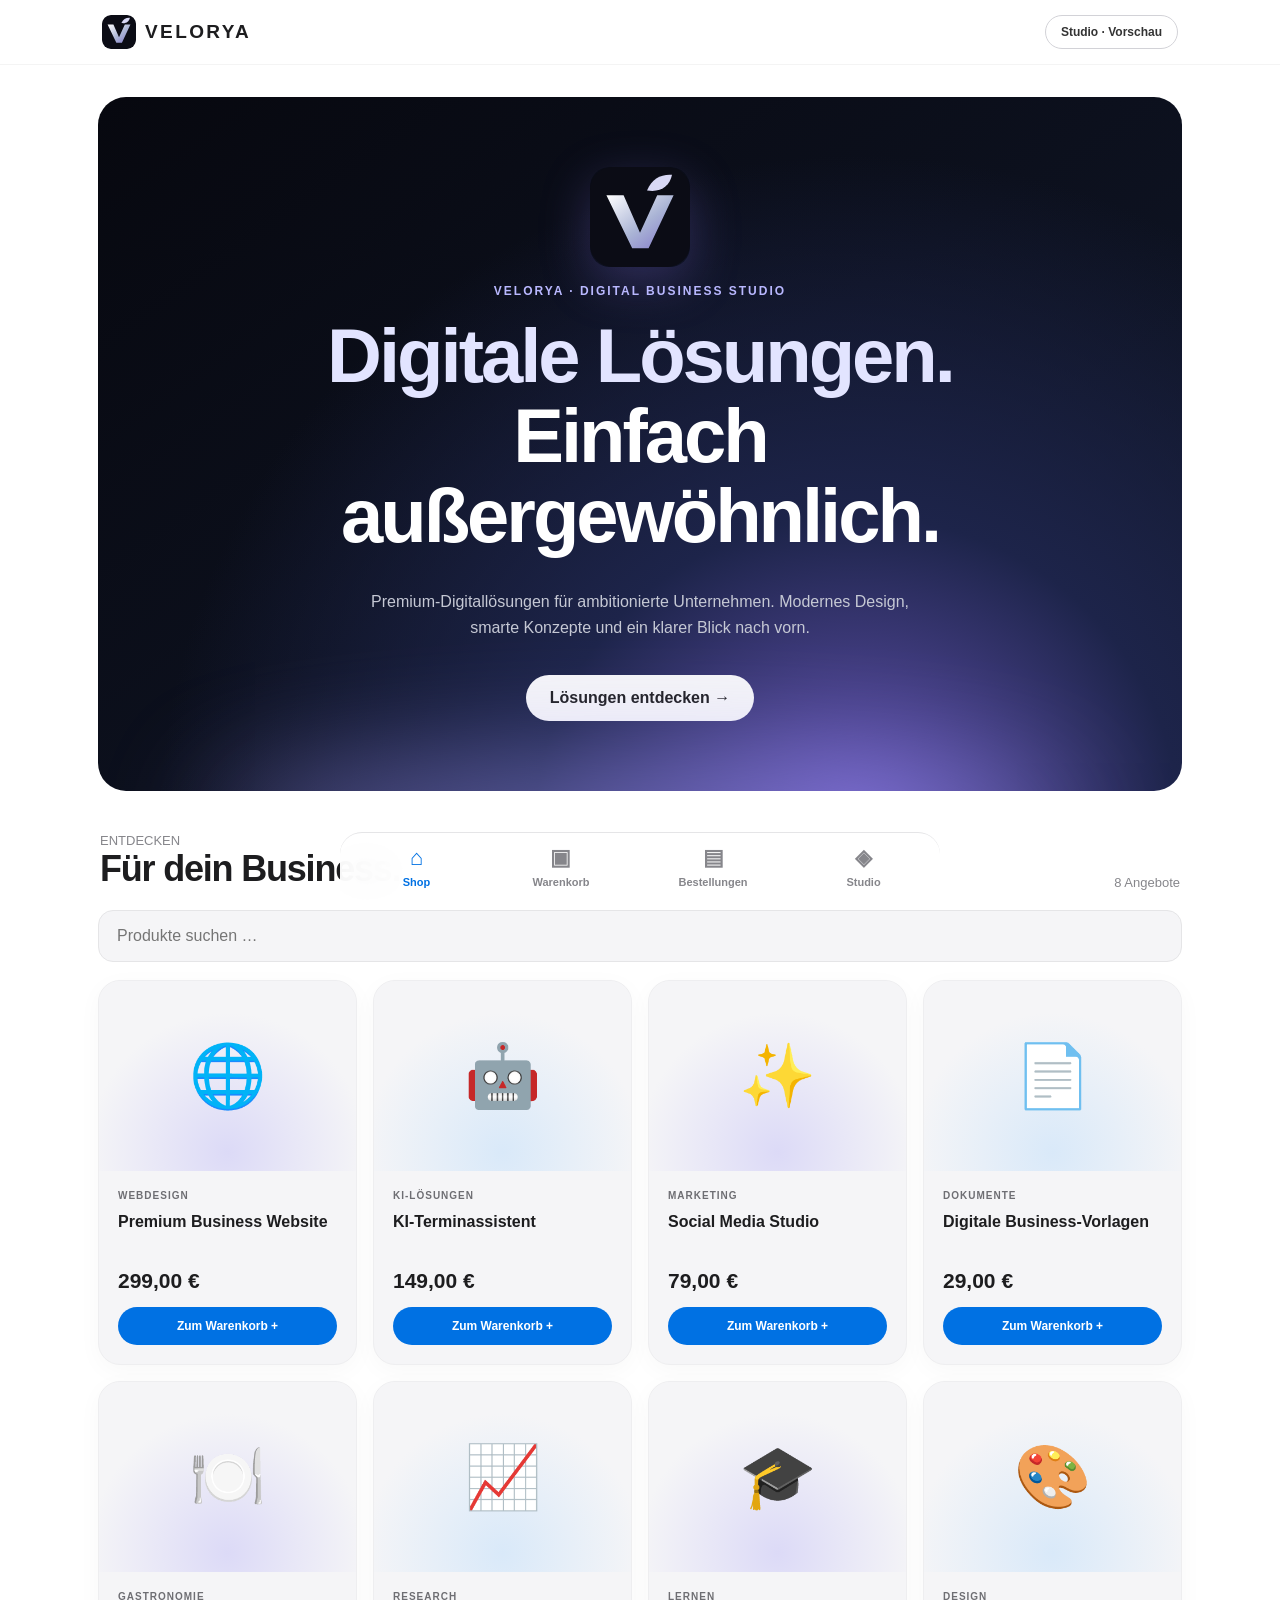
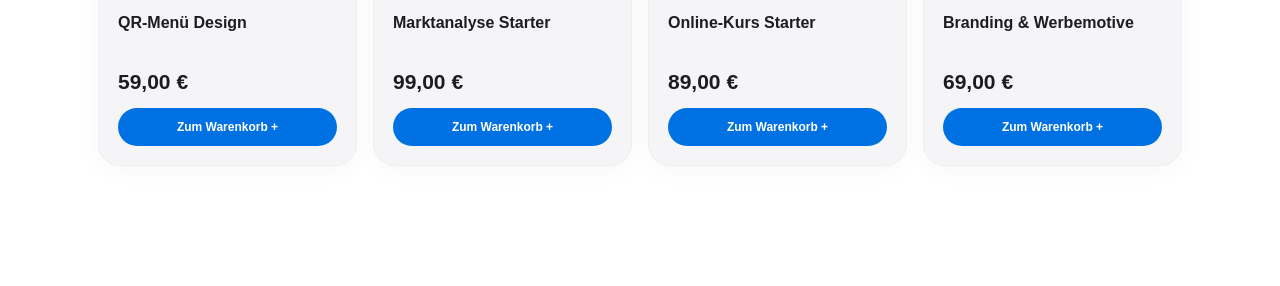
<file: index.html>
<!doctype html><html lang="de"><head><meta charset="utf-8"><meta name="viewport" content="width=device-width,initial-scale=1,viewport-fit=cover"><meta name="theme-color" content="#080c18"><meta name="apple-mobile-web-app-capable" content="yes"><meta name="apple-mobile-web-app-title" content="VELORYA"><link rel="manifest" href="manifest.webmanifest"><link rel="stylesheet" href="style.css"><title>VELORYA — Digital Business Studio</title></head><body><div id="app"></div><script src="app.js"></script></body></html>
</file>
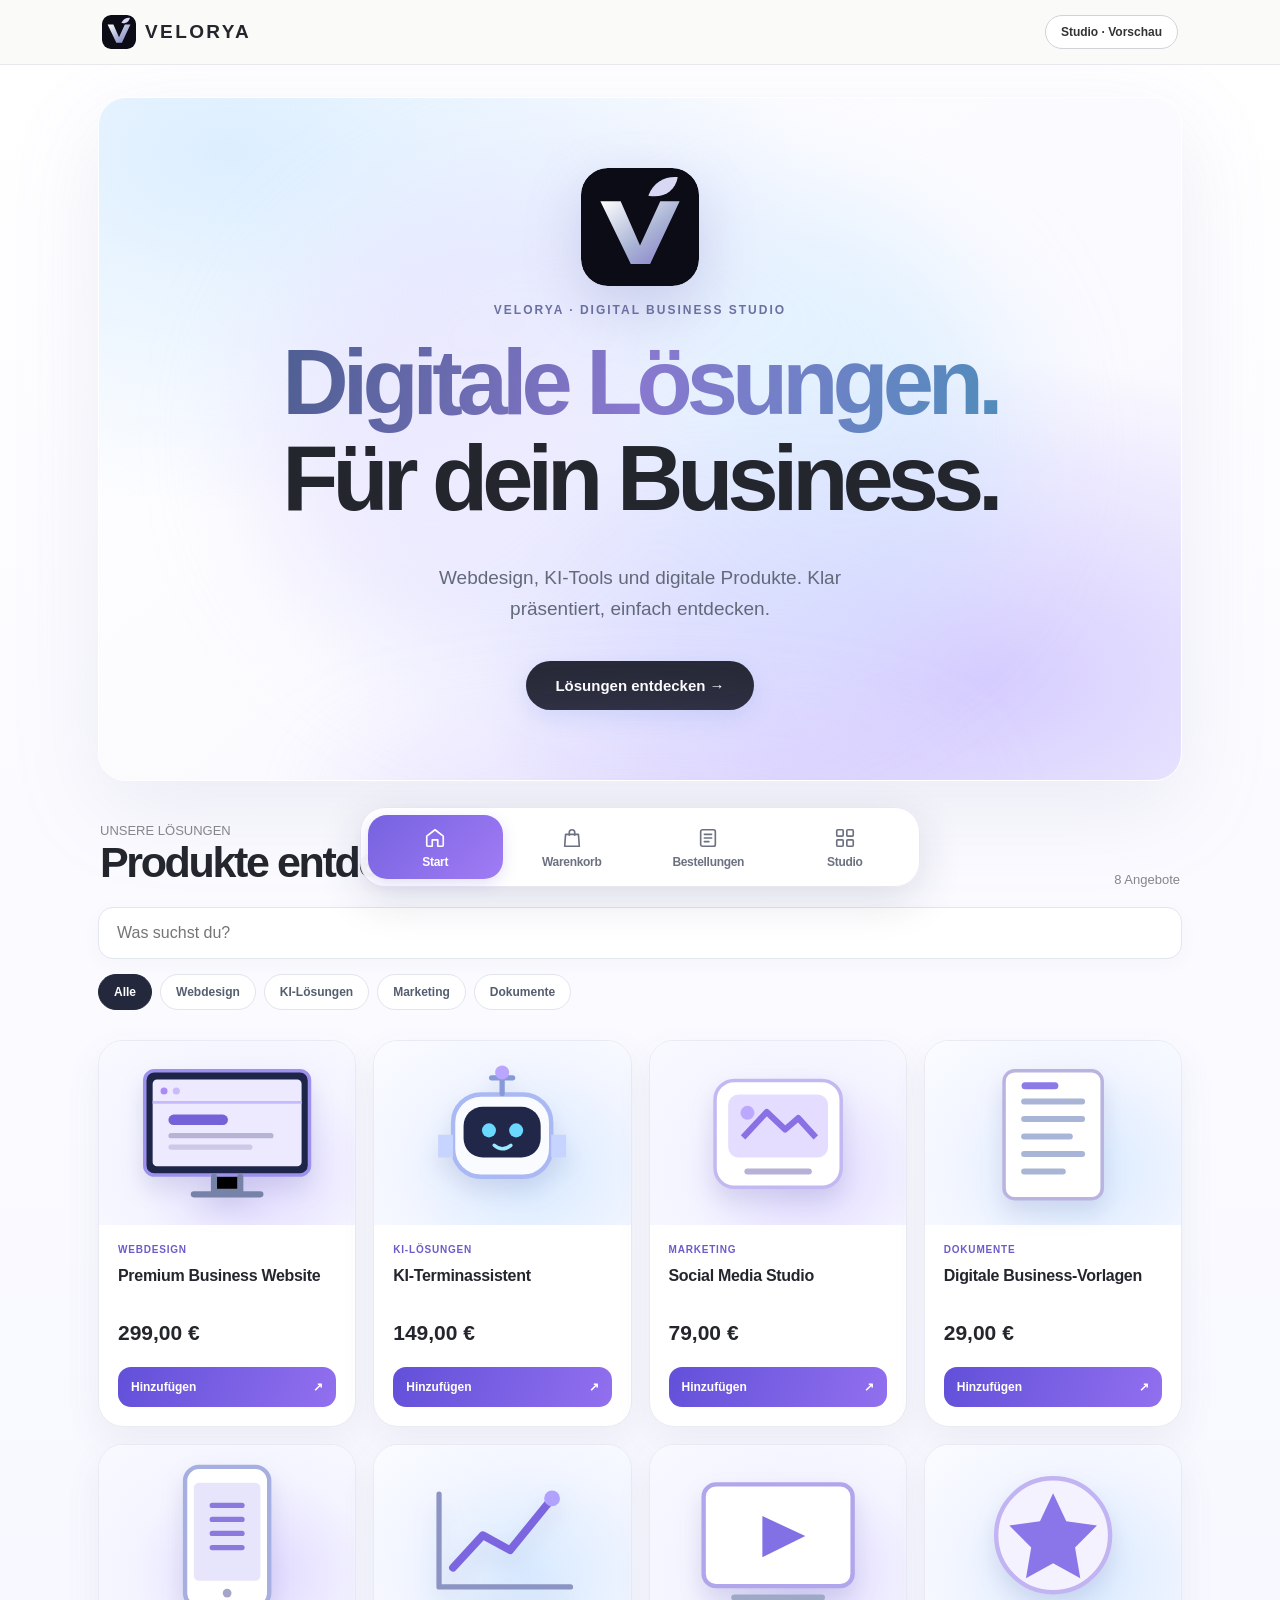
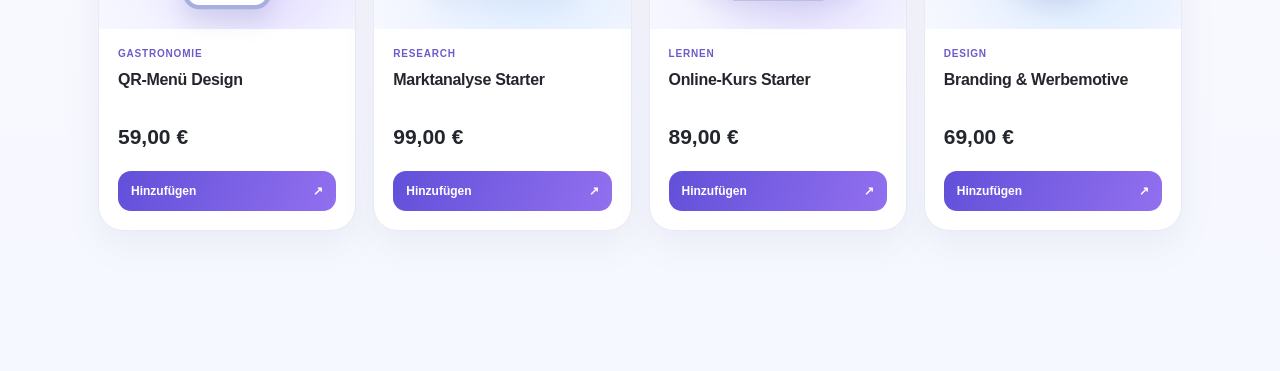
<file: preview/index.html>
<!doctype html><html lang="de"><head><meta charset="utf-8"><meta name="viewport" content="width=device-width,initial-scale=1,viewport-fit=cover"><meta name="theme-color" content="#080c18"><meta name="apple-mobile-web-app-capable" content="yes"><meta name="apple-mobile-web-app-title" content="VELORYA"><link rel="stylesheet" href="style.css"><title>VELORYA — Digital Business Studio</title></head><body><div id="app"></div><script src="app.js"></script></body></html>
</file>
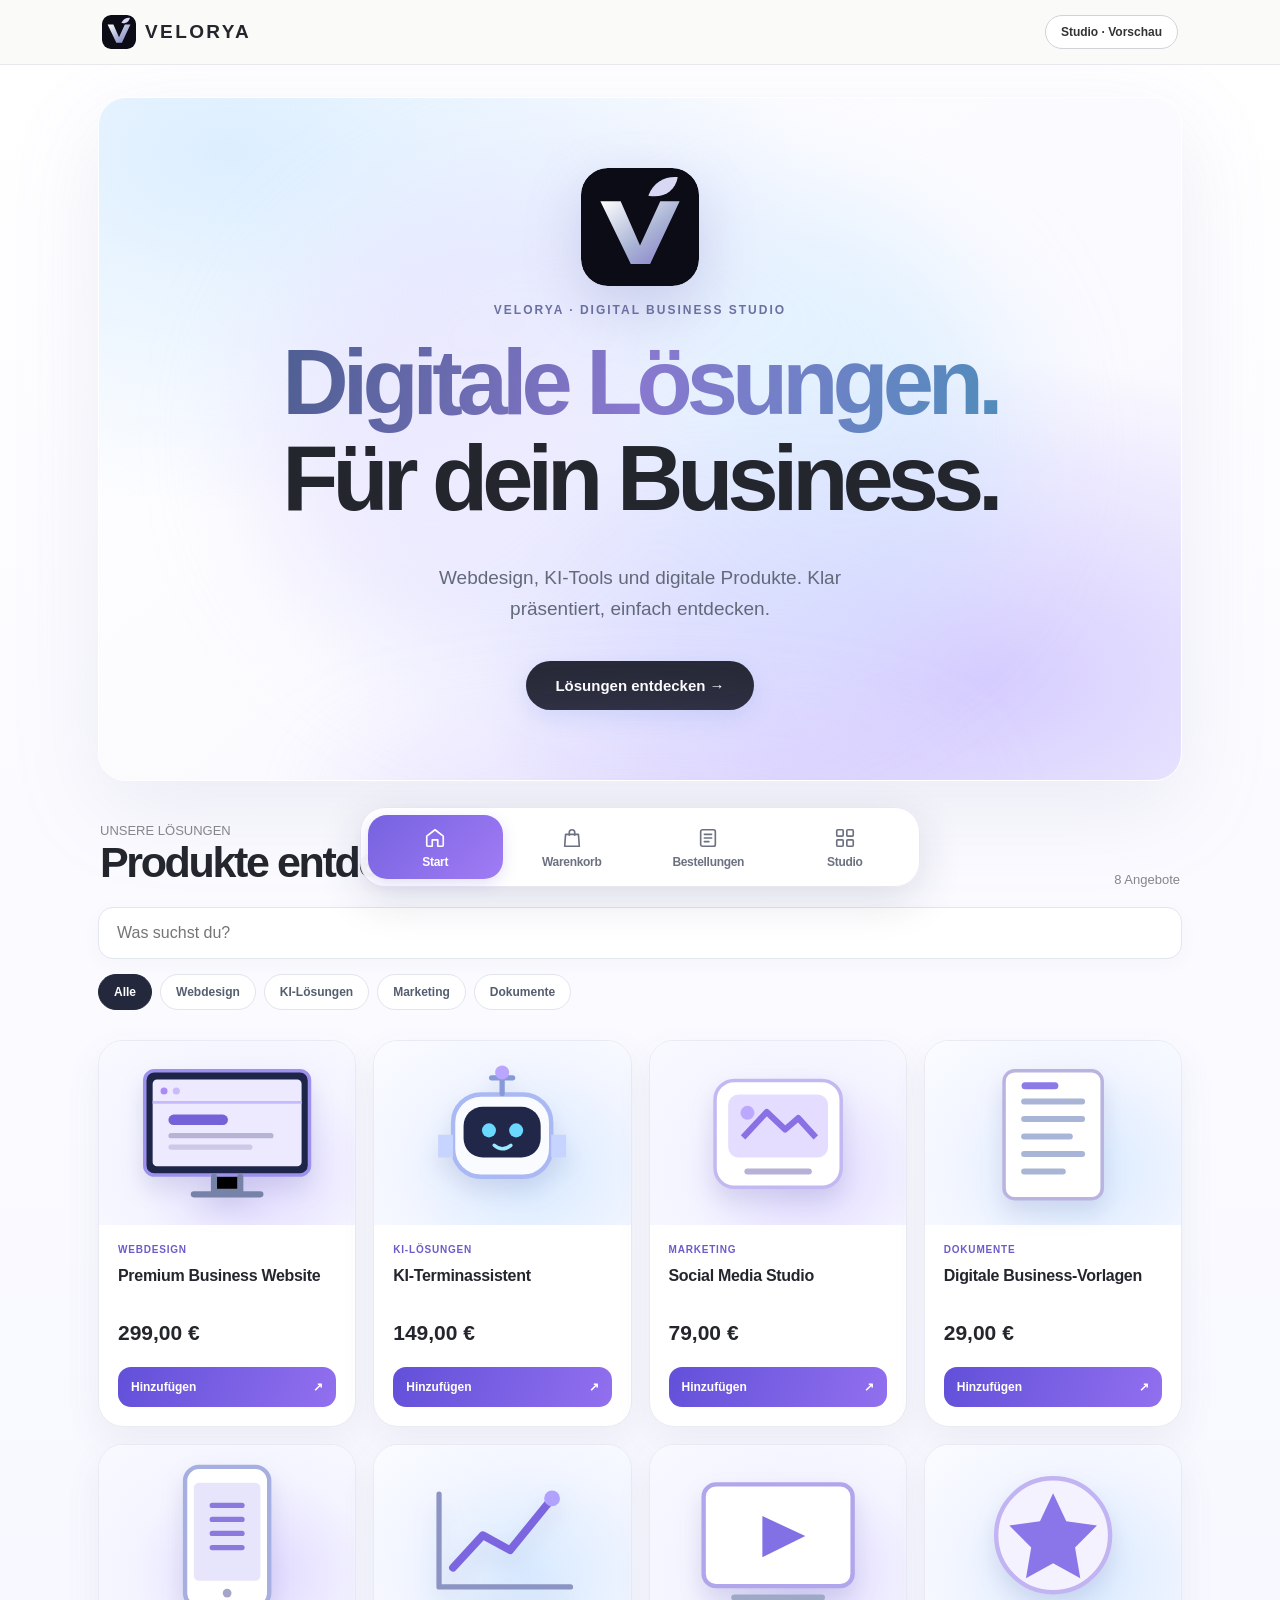
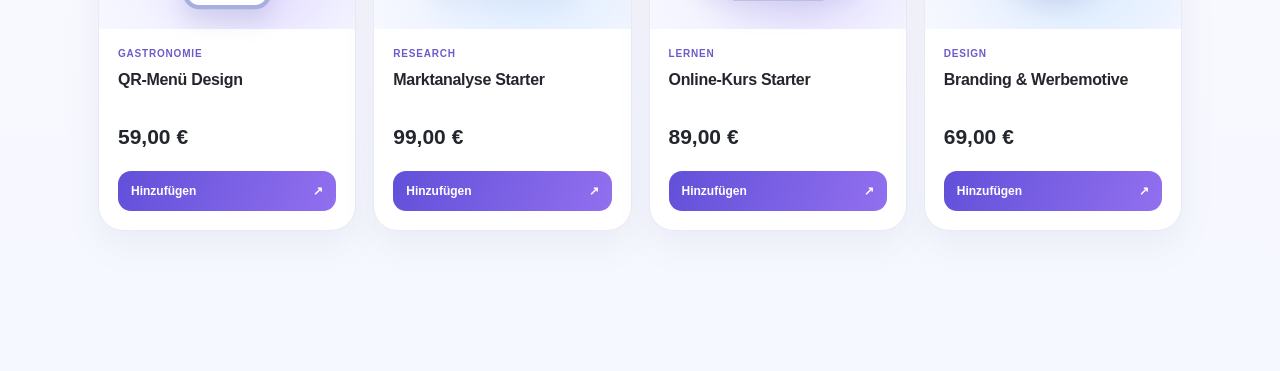
<file: velorya-clear/index.html>
<!doctype html><html lang="de"><head><meta charset="utf-8"><meta name="viewport" content="width=device-width,initial-scale=1,viewport-fit=cover"><meta name="theme-color" content="#fafaf8"><title>VELORYA — Produktdetails</title><style>:root{font-family:-apple-system,BlinkMacSystemFont,"SF Pro Display","Segoe UI",sans-serif;color:#1d1d1f;background:#fff}*{box-sizing:border-box}html{scroll-behavior:smooth}body{margin:0;background:#fff}button,input{font:inherit}button{cursor:pointer}header{position:sticky;top:0;background:#ffffffdc;backdrop-filter:saturate(180%) blur(20px);z-index:5;border-bottom:1px solid #0000000b}.top{max-width:1120px;margin:auto;padding:15px 22px;display:flex;align-items:center;justify-content:space-between}.brand{font-weight:750;font-size:19px;letter-spacing:2px}.brand b{color:#1d1d1f}.pill{border:1px solid #d2d2d7;background:#fff;color:#333;border-radius:100px;padding:9px 15px;font-size:12px;font-weight:650}main{max-width:1120px;margin:auto;padding:20px 18px 120px}.hero{position:relative;overflow:hidden;background:radial-gradient(ellipse at 70% 105%,#6655b6 0,#1d244a 30%,transparent 65%),linear-gradient(145deg,#07080f,#11182b);border-radius:28px;color:#fff;padding:60px 30px;margin:12px 0 42px;min-height:390px;display:flex;flex-direction:column;align-items:center;justify-content:center;text-align:center}.hero:after{content:"";position:absolute;width:80%;height:110px;bottom:-85px;border-radius:50%;background:#a49cff;filter:blur(60px);opacity:.55}.eyebrow{font-size:12px;letter-spacing:2px;font-weight:650;color:#b9b8ff}.hero h1{font-size:clamp(41px,7vw,76px);letter-spacing:-3px;line-height:1.05;margin:18px 0;max-width:780px;font-weight:750}.hero h1 em{font-style:normal;color:#e2e4ff}.hero p{color:#c5c8d4;max-width:540px;line-height:1.6;font-size:16px}.cta{background:#f5f5f7;color:#1d1d1f;border:0;padding:14px 24px;border-radius:100px;font-weight:650;width:max-content;margin-top:18px}.section{display:flex;align-items:end;justify-content:space-between;margin:32px 2px 20px}.section h2{font-size:clamp(25px,4vw,36px);letter-spacing:-1.2px;margin:0}.muted{color:#86868b;font-size:13px}.grid{display:grid;grid-template-columns:repeat(2,minmax(0,1fr));gap:16px}.product{background:#f5f5f7;border:1px solid #eeeef0;border-radius:22px;overflow:hidden;transition:transform .2s}.product:hover{transform:translateY(-3px)}.art{height:155px;display:grid;place-items:center;font-size:62px;background:radial-gradient(circle at 50% 90%,#dcdaf7,#f5f5f7 65%)}.product:nth-child(2n) .art{background:radial-gradient(circle at 50% 90%,#d9e9f9,#f5f5f7 65%)}.product .inside{padding:17px}.tag{color:#6e6e73;font-size:10px;font-weight:700;text-transform:uppercase;letter-spacing:1px}.product h3{font-size:16px;line-height:1.35;min-height:44px;margin:10px 0}.price{font-size:21px;font-weight:750;margin:14px 0}.buy{border:0;background:#0071e3;color:white;border-radius:100px;padding:12px;width:100%;font-size:12px;font-weight:650}.nav{position:fixed;bottom:0;left:0;right:0;background:#fffffff0;backdrop-filter:blur(20px);border-top:1px solid #e5e5e7;display:flex;justify-content:space-around;padding:11px 5px calc(11px + env(safe-area-inset-bottom));z-index:10}.nav button{border:0;background:transparent;color:#86868b;display:flex;flex-direction:column;align-items:center;gap:5px;font-size:11px;font-weight:650;min-width:66px}.nav button.active{color:#0071e3}.nav span{font-size:22px}.panel{background:#f5f5f7;border:1px solid #eee;border-radius:22px;padding:21px;margin-bottom:15px}.panel h2{margin:0 0 12px;font-size:22px}.statgrid{display:grid;grid-template-columns:1fr 1fr;gap:12px}.stat{background:#fff;padding:18px;border-radius:17px}.stat strong{display:block;font-size:25px;margin-top:12px}.stat small{color:#86868b}.notice{background:#fff7e8;border:1px solid #f1dda6;padding:15px;border-radius:15px;color:#795817;font-size:13px;line-height:1.6;margin:14px 0}.line{display:flex;justify-content:space-between;align-items:center;gap:10px;border-bottom:1px solid #dedee1;padding:15px 0}.line:last-child{border:0}.search{background:#f5f5f7;color:#1d1d1f;border:1px solid #e5e5e7;padding:16px 18px;border-radius:15px;width:100%;margin:0 0 18px;outline:none}.search:focus{border-color:#0071e3}.empty{text-align:center;color:#86868b;padding:45px 10px}.qty{background:#e5e5ea;padding:8px 12px;border-radius:10px;border:0}.checkout{background:#0071e3;color:#fff;border:0;padding:16px;border-radius:100px;width:100%;font-weight:700}.small{font-size:12px;color:#86868b;line-height:1.6}@media(min-width:700px){.grid{grid-template-columns:repeat(4,1fr)}.art{height:190px}.hero{padding:70px}.nav{max-width:600px;left:50%;transform:translateX(-50%);border-radius:22px 22px 0 0}}
.brand{display:flex;align-items:center;gap:9px;letter-spacing:2.4px}.brand img{border-radius:9px}.hero-mark{width:82px;height:82px;object-fit:contain;border-radius:20px;margin-bottom:17px;box-shadow:0 15px 50px #7665cc55}.hero{min-height:460px}.hero h1{font-weight:700}.product{box-shadow:0 6px 25px #11111108}.product .inside{padding:19px}.buy:hover,.checkout:hover{background:#005bb5}@media(min-width:700px){.hero-mark{width:100px;height:100px}}

/* VELORYA light porcelain palette */
:root{color:#24262d;background:#fafaf8}body{background:#fafaf8}header{background:#fafaf8e8;border-bottom-color:#e7e8ed}.hero{background:radial-gradient(ellipse at 85% 88%,#dcd5f5 0%,transparent 47%),radial-gradient(ellipse at 10% 0%,#e5e9f5,transparent 58%),linear-gradient(135deg,#f8f9fc,#eef1f8);color:#24262d;border:1px solid #e7e9f0;box-shadow:0 14px 45px #4050700c}.hero:after{background:#b5a5eb;opacity:.2}.hero h1 em{color:#4a5c90}.hero p{color:#626979}.eyebrow{color:#6b70a0}.cta{background:#4778d8;color:white;box-shadow:0 8px 22px #4778d822}.product{background:#f0f2f5;border-color:#e9ebf0}.art{background:radial-gradient(circle at 50% 85%,#dcd5f5,#f0f2f5 70%)}.product:nth-child(2n) .art{background:radial-gradient(circle at 50% 85%,#dce8f9,#f0f2f5 70%)}.buy,.checkout{background:#4778d8}.buy:hover,.checkout:hover{background:#3262bf}.search,.panel{background:#f0f2f5}.nav{background:#fafaf8f0}.nav button.active{color:#4778d8}.hero-mark{box-shadow:0 12px 32px #7e8bb522}

/* VELORYA cinematic light experience */
body{background:linear-gradient(180deg,#fff 0%,#fafaff 52%,#f6f8ff 100%)}
.hero{min-height:580px;isolation:isolate;background:radial-gradient(ellipse 65% 65% at 82% 85%,#c6b9ffb0 0%,transparent 72%),radial-gradient(ellipse 70% 70% at 12% 8%,#dceeff 0%,transparent 75%),linear-gradient(140deg,#fff,#f7f7ff);box-shadow:0 28px 90px #8184b122;border:1px solid #fff;position:relative}
.hero:before{content:"";position:absolute;inset:9% 15%;border-radius:50%;background:conic-gradient(from 180deg,#c2caff55,#e6ddff88,#c7e8ff77,#c2caff55);filter:blur(55px);animation:aurora 14s ease-in-out infinite alternate;z-index:-1}
.hero:after{content:"";width:58%;height:140px;bottom:-96px;left:21%;background:#b3a3ff;opacity:.28;filter:blur(58px)}
.hero-mark{width:118px;height:118px;border-radius:27px;box-shadow:0 20px 55px #7776b744;animation:floatMark 6s ease-in-out infinite}
.hero h1{font-size:clamp(44px,8.5vw,92px);letter-spacing:-.065em;line-height:1.04;max-width:900px;animation:riseIn .9s ease both}
.hero h1 em{background:linear-gradient(105deg,#4d5e91,#8978cf,#508cbb);background-clip:text;-webkit-background-clip:text;color:transparent}
.hero p{font-size:clamp(15px,2.2vw,19px);max-width:590px}
.hero .cta{padding:16px 29px;font-size:15px;background:#242733;color:#fff;transition:transform .2s,box-shadow .2s}
.hero .cta:hover{transform:translateY(-3px);box-shadow:0 14px 35px #2225}
.product{background:#fff;border:1px solid #edf0f6;box-shadow:0 14px 45px #3540660c;transition:transform .3s,box-shadow .3s}
.product:hover{transform:translateY(-7px);box-shadow:0 22px 60px #3540661b}
.art{height:180px;background:radial-gradient(circle at 50% 70%,#dcd7fb,#f7f8fc 68%);font-size:68px}
.product:nth-child(2n) .art{background:radial-gradient(circle at 50% 70%,#d5eaff,#f7f8fc 68%)}
.section h2{font-size:clamp(29px,4.5vw,43px);letter-spacing:-.055em}
@keyframes floatMark{0%,100%{transform:translateY(0)}50%{transform:translateY(-12px)}}@keyframes aurora{from{transform:translate(-4%,-3%) scale(.9)}to{transform:translate(5%,4%) scale(1.12)}}@keyframes riseIn{from{opacity:0;transform:translateY(18px)}to{opacity:1;transform:translateY(0)}}
@media(max-width:600px){.hero{min-height:565px;padding:48px 24px}.hero-mark{width:100px;height:100px}.hero h1{font-size:clamp(40px,10vw,59px)}.art{height:150px}}
@media(prefers-reduced-motion:reduce){.hero:before,.hero-mark,.hero h1{animation:none}html{scroll-behavior:auto}}

/* Floating iOS-inspired bottom navigation */
.nav{position:fixed;bottom:calc(13px + env(safe-area-inset-bottom));left:14px;right:14px;width:auto;max-width:560px;margin:auto;transform:none;padding:7px;display:grid;grid-template-columns:repeat(4,minmax(0,1fr));gap:4px;background:#ffffffef;border:1px solid #e8e8f2;border-radius:25px;box-shadow:0 12px 45px #26214b24;backdrop-filter:blur(22px) saturate(180%);-webkit-backdrop-filter:blur(22px) saturate(180%)}.nav button{position:relative;min-width:0;padding:10px 3px 9px;border-radius:19px;gap:5px;color:#6c7181;font-size:10px;line-height:1.2;font-weight:600;transition:background .2s,color .2s,transform .2s}.nav button.active{background:linear-gradient(135deg,#7662df,#a17cf5);color:#fff;box-shadow:0 5px 15px #7b63da30}.nav button:active{transform:scale(.96)}.nav-icon{position:relative;display:flex;align-items:center;justify-content:center;width:24px;height:24px;font-size:inherit}.nav-icon svg{display:block;width:23px;height:23px;fill:none;stroke:currentColor;stroke-width:1.8;stroke-linecap:round;stroke-linejoin:round}.nav-label{font-size:10px}.nav-dot{position:absolute;top:-4px;right:-6px;width:8px;height:8px;border-radius:50%;background:#8065ea;border:2px solid white}.nav button.active .nav-dot{background:#fff;border-color:#8268e7}main{padding-bottom:140px}@media(min-width:700px){.nav{left:50%;right:auto;width:min(560px,calc(100% - 28px));transform:translateX(-50%);border-radius:25px}}

/* Product gallery redesign */
.grid{gap:17px}.product{overflow:hidden;background:#fff;border:1px solid #e9eaf4;border-radius:25px;box-shadow:0 14px 35px #5e628515}.art{height:184px;display:flex;align-items:center;justify-content:center;background:radial-gradient(ellipse at 60% 70%,#ded7ff 0%,#f4f4ff 55%,#f9faff 100%)}.product:nth-child(2n) .art{background:radial-gradient(ellipse at 60% 70%,#d8eaff 0%,#f3f6ff 60%,#fbfcff 100%)}.art svg{display:block;width:100%;height:100%;max-width:260px;filter:drop-shadow(0 12px 11px #5d60972a);transition:transform .35s ease}.product:hover .art svg{transform:translateY(-5px) scale(1.035)}.product .inside{padding:19px}.product .tag{font-size:10px;color:#6d5bca;font-weight:750;letter-spacing:.8px}.product h3{font-size:16px;line-height:1.35;min-height:46px;letter-spacing:-.3px}.product .price{font-size:21px;margin:14px 0}.product .buy{background:linear-gradient(110deg,#6250d9,#9270ef);border-radius:13px;font-size:12px;padding:13px;display:flex;align-items:center;justify-content:space-between}.product .buy:hover{background:linear-gradient(110deg,#5240c7,#805be2)}@media(max-width:420px){.grid{gap:12px}.art{height:148px}.product .inside{padding:14px}.product h3{font-size:14px;min-height:42px}.product .price{font-size:19px}}

/* Clean discovery layout */
.hero{min-height:470px}.hero h1{max-width:760px}.hero p{max-width:470px}.section{margin-top:40px}.catalog-tools{margin:0 0 22px}.search{display:block;margin-bottom:13px;background:#fff;border:1px solid #e2e6ee;box-shadow:0 5px 20px #33446608}.filters{display:flex;align-items:center;gap:8px;overflow-x:auto;scrollbar-width:none;padding:2px 0 8px}.filters::-webkit-scrollbar{display:none}.filter{flex:0 0 auto;border:1px solid #e2e5ee;border-radius:100px;background:#fff;color:#555e70;padding:10px 15px;font-size:12px;font-weight:650}.filter.selected{background:#24283c;color:#fff;border-color:#24283c}.product .inside{display:flex;flex-direction:column;min-height:190px}.product .price{margin-top:auto}.product .buy{margin-top:8px}.grid{align-items:stretch}#catalog{scroll-margin-top:95px}@media(max-width:600px){.hero{min-height:425px;padding:40px 22px}.hero h1{font-size:clamp(37px,9vw,53px)}.hero-mark{width:77px;height:77px}.section h2{font-size:28px}.product .inside{min-height:187px}}

/* iPhone navigation legibility hotfix: override legacy .nav span selector */
.nav{box-sizing:border-box;grid-template-columns:repeat(4,minmax(0,1fr));gap:2px;overflow:visible}
.nav button{width:100%;min-width:0;max-width:100%;padding:10px 1px 9px;overflow:hidden;white-space:nowrap;justify-content:center;align-items:center}
.nav .nav-label,.nav button .nav-label{display:block;width:100%;font-size:clamp(9px,2.5vw,12px)!important;line-height:1.25;font-weight:650;text-align:center;letter-spacing:-.025em;white-space:nowrap;overflow:hidden;text-overflow:clip}
.nav .nav-icon,.nav button .nav-icon{display:flex;align-items:center;justify-content:center;width:25px;height:25px;font-size:inherit!important;flex-shrink:0}
.nav .nav-icon svg{width:22px;height:22px;flex-shrink:0}
@media(max-width:380px){.nav{left:10px;right:10px;padding:6px;gap:1px}.nav .nav-label{font-size:9px!important}}

/* Product detail experience */
.product-open,.product-title{display:block;width:100%;padding:0;border:0;background:transparent;color:inherit;text-align:left;cursor:pointer}.product-open .art{width:100%}.product-title h3{margin:10px 0}.product-open:focus-visible,.product-title:focus-visible,.detail-back:focus-visible{outline:3px solid #7562e5;outline-offset:3px}.detail-wrap{max-width:1050px;margin:20px auto 0}.detail-back{border:0;background:transparent;color:#6554c4;font-size:14px;font-weight:700;padding:12px 0 24px}.detail-layout{display:grid;grid-template-columns:minmax(0,1fr) minmax(0,1fr);gap:32px;align-items:center}.detail-art{display:grid;place-items:center;min-height:340px;background:radial-gradient(circle at 50% 60%,#ded9ff,#f7f8fd 70%);border-radius:28px}.detail-art svg{width:min(100%,420px);height:auto;filter:drop-shadow(0 18px 20px #7775ac30)}.detail-body h1{font-size:clamp(31px,5vw,54px);letter-spacing:-.045em;line-height:1.12;margin:13px 0 20px}.detail-lead{font-size:16px;line-height:1.75;color:#5d6473}.detail-price{font-size:32px;font-weight:800;letter-spacing:-1px;margin:22px 0}.detail-body .checkout{max-width:360px}.detail-info{margin-top:30px;padding:28px;background:#f7f8fc;border:1px solid #e9eaf3;border-radius:25px}.detail-info h2{font-size:21px;margin:0 0 14px}.detail-info h2:not(:first-child){margin-top:28px}.detail-info ul{padding-left:22px;line-height:2;color:#434b5d}.detail-info p{line-height:1.7;color:#555e6c}@media(max-width:650px){.detail-layout{grid-template-columns:1fr;gap:20px}.detail-art{min-height:250px}.detail-art svg{max-width:330px}.detail-body h1{font-size:33px}.detail-info{padding:20px}}

/* Expanded product guides */
.detail-section{padding:22px 0;border-bottom:1px solid #e1e4ee}.detail-section:first-child{padding-top:0}.detail-section:last-of-type{border-bottom:0}.detail-section h2{font-size:clamp(19px,3vw,23px);letter-spacing:-.025em;margin:0 0 12px}.detail-section p{max-width:760px;margin:0;line-height:1.8;color:#515a6c}.detail-section ul,.detail-section ol{margin:0;padding-left:23px;max-width:820px;color:#4e5668;line-height:1.75}.detail-section li{padding:4px 0 4px 5px}.detail-info .notice{margin-top:22px}@media(max-width:650px){.detail-section{padding:19px 0}.detail-section h2{font-size:19px}}
</style></head><body><div id="app"></div><script>const productArt={
1:'<rect x="26" y="34" width="188" height="119" rx="11" fill="#1d2548" stroke="#9d91ed" stroke-width="4"/><rect x="35" y="44" width="170" height="99" rx="5" fill="#ede9ff"/><path d="M35 70h170" stroke="#c7bafc" stroke-width="3"/><circle cx="48" cy="57" r="4" fill="#aa8bf6"/><circle cx="62" cy="57" r="4" fill="#c8bbf9"/><rect x="53" y="84" width="68" height="12" rx="6" fill="#7662d8"/><rect x="53" y="105" width="120" height="6" rx="3" fill="#b6b4d5"/><rect x="53" y="118" width="96" height="6" rx="3" fill="#cbc9e5"/><path d="M105 155v17h30v-17M82 175h76" stroke="#7782a9" stroke-width="7" stroke-linecap="round"/>',
2:'<rect x="64" y="61" width="112" height="94" rx="32" fill="#f9fbff" stroke="#aab9f4" stroke-width="5"/><rect x="76" y="75" width="88" height="58" rx="22" fill="#202748"/><circle cx="105" cy="102" r="8" fill="#6ad8ff"/><circle cx="136" cy="102" r="8" fill="#6ad8ff"/><path d="M111 119q9 8 19 0" stroke="#9ae9ff" stroke-width="4" fill="none" stroke-linecap="round"/><path d="M120 60V43M108 42h24" stroke="#8799d8" stroke-width="6" stroke-linecap="round"/><circle cx="120" cy="36" r="8" fill="#bba6ff"/><path d="M64 107H47v26h17M176 107h17v26h-17" fill="#c7d4ff"/>',
3:'<rect x="48" y="45" width="144" height="122" rx="22" fill="#fff" stroke="#c4b8f2" stroke-width="4"/><rect x="63" y="61" width="114" height="72" rx="12" fill="#e4ddff"/><path d="m80 110 27-29 21 20 15-13 20 22" stroke="#8971e5" stroke-width="7" fill="none" stroke-linejoin="round"/><circle cx="85" cy="82" r="8" fill="#bca9ff"/><path d="M85 149h70" stroke="#b7b0d7" stroke-width="7" stroke-linecap="round"/>',
4:'<rect x="64" y="34" width="112" height="146" rx="12" fill="#fff" stroke="#b9b4df" stroke-width="4"/><path d="M87 69h66M87 89h66M87 109h52M87 129h66M87 149h44" stroke="#a9b5d6" stroke-width="7" stroke-linecap="round"/><rect x="84" y="47" width="42" height="8" rx="4" fill="#8c7ae7"/>',
5:'<rect x="72" y="25" width="96" height="160" rx="16" fill="#fff" stroke="#a7aee0" stroke-width="5"/><rect x="82" y="43" width="76" height="112" rx="6" fill="#e7e5fb"/><path d="M103 69h34M103 85h34M103 101h34M103 117h34" stroke="#8b79dd" stroke-width="6" stroke-linecap="round"/><circle cx="120" cy="169" r="5" fill="#a5a5c8"/>',
6:'<path d="M48 162V56M48 162h150" stroke="#8b94c2" stroke-width="6" stroke-linecap="round"/><path d="m64 140 34-37 31 17 48-59" stroke="#7c66df" stroke-width="9" fill="none" stroke-linecap="round" stroke-linejoin="round"/><circle cx="177" cy="61" r="9" fill="#b1a2ff"/>',
7:'<rect x="35" y="45" width="170" height="116" rx="14" fill="#fff" stroke="#b1a6eb" stroke-width="5"/><path d="m102 81 49 23-49 24z" fill="#8270e5"/><path d="M70 174h100" stroke="#9ea9c8" stroke-width="7" stroke-linecap="round"/>',
8:'<circle cx="120" cy="103" r="65" fill="#f5f2ff" stroke="#c2b3f2" stroke-width="5"/><path d="m120 55 15 32 35 5-25 25 6 35-31-17-31 17 6-35-25-25 35-5z" fill="#8b76e9"/>'
};function artFor(id){return '<svg viewBox="0 0 240 210" role="img" aria-label="Illustration" xmlns="http://www.w3.org/2000/svg">'+productArt[id]+'</svg>'}
const products=[{id:1,name:'Premium Business Website',cat:'Webdesign',price:299,icon:'🌐',desc:'Modernes Website-Konzept mit mobiloptimiertem Design.'},{id:2,name:'KI-Terminassistent',cat:'KI-Lösungen',price:149,icon:'🤖',desc:'Konzept für einen intelligenten Terminservice.'},{id:3,name:'Social Media Studio',cat:'Marketing',price:79,icon:'✨',desc:'Content-Paket für professionelle Social-Media-Auftritte.'},{id:4,name:'Digitale Business-Vorlagen',cat:'Dokumente',price:29,icon:'📄',desc:'Vorlagen für Geschäftsabläufe und Planung.'},{id:5,name:'QR-Menü Design',cat:'Gastronomie',price:59,icon:'🍽️',desc:'Digitales Menü-Konzept für Restaurants.'},{id:6,name:'Marktanalyse Starter',cat:'Research',price:99,icon:'📈',desc:'Strukturierte Markt- und Wettbewerbsübersicht.'},{id:7,name:'Online-Kurs Starter',cat:'Lernen',price:89,icon:'🎓',desc:'Modulare Lernmaterialien und Kursstruktur.'},{id:8,name:'Branding & Werbemotive',cat:'Design',price:69,icon:'🎨',desc:'Konzeptpaket für visuelle Markenkommunikation.'}];
const productDetails=[{"description":"Individuelles Website-Konzept für einen professionellen digitalen Auftritt. Im Mittelpunkt stehen ein klarer Seitenaufbau, ein modernes Erscheinungsbild und eine gute Darstellung auf Smartphone und Desktop.","features":["Startseiten-Konzept mit klarer Struktur","Mobilfreundliche Layout-Vorschau","Designrichtung für Farben und Typografie"],"note":"Die technische Umsetzung, Domain und Hosting sind nicht automatisch enthalten."},{"description":"Konzept für einen digitalen Assistenten, der Terminanfragen übersichtlich erfasst und die spätere Automatisierung von Buchungsabläufen vorbereitet.","features":["Ablaufkonzept für Terminanfragen","Beispiel-Dialoge und Antworttexte","Vorschlag für Kalenderanbindung"],"note":"Ein live angebundener KI-Assistent oder Kalenderdienst ist nicht enthalten."},{"description":"Kreatives Konzeptpaket für einen einheitlichen Social-Media-Auftritt mit wiederverwendbaren Ideen und Gestaltungsansätzen.","features":["Content-Ideen und Themenplan","Vorlagenkonzept für Beiträge","Visuelle Stilrichtung"],"note":"Veröffentlichung, Werbebudget und laufende Betreuung sind nicht enthalten."},{"description":"Strukturierte Vorlagenkonzepte für die tägliche Organisation und Planung kleiner Unternehmen.","features":["Planungs- und Checklisten-Vorlagen","Übersichtliche Dokumentenstruktur","Anpassbare Textbeispiele"],"note":"Keine individuelle Rechts-, Steuer- oder Unternehmensberatung."},{"description":"Designkonzept für eine digitale Speisekarte, die Gäste bequem per QR-Code aufrufen können.","features":["Menüstruktur und Layout-Idee","Mobilfreundliche Darstellung","QR-Code-Einsatzkonzept"],"note":"Druck, Hosting und technische Veröffentlichung sind nicht enthalten."},{"description":"Einstiegskonzept für die strukturierte Betrachtung eines Marktes und seiner Wettbewerber.","features":["Recherche-Raster","Wettbewerbsvergleich als Vorlage","Chancen- und Risiken-Checkliste"],"note":"Keine garantierten Marktergebnisse oder individuelle Anlageberatung."},{"description":"Konzept zur Planung eines kompakten Online-Kurses mit klaren Lektionen und nachvollziehbarer Lernstruktur.","features":["Modulare Kursgliederung","Lernziel-Vorlage","Beispiel für Lektionenaufbau"],"note":"Videoproduktion und Kursplattform sind nicht enthalten."},{"description":"Gestaltungskonzept für einen einheitlichen Markenauftritt mit passenden Ideen für digitale Werbemotive.","features":["Moodboard und Stilrichtung","Farb- und Typografieansätze","Beispielhafte Motivideen"],"note":"Markenrecherche, Markeneintragung und finale Druckdaten sind nicht enthalten."}];
const productGuide=[{"audience":"Selbstständige, Dienstleister und kleine Unternehmen, die ihre Leistungen professionell im Internet präsentieren möchten.","benefits":["Besucher erkennen schneller, was das Unternehmen anbietet und wie sie Kontakt aufnehmen können.","Eine einheitliche Gestaltung schafft einen konsistenten Markenauftritt auf Smartphone und Computer.","Die geplante Seitenstruktur erleichtert die spätere Umsetzung durch eine Webagentur oder einen Entwickler."],"steps":["Kurzes Briefing zu Zielgruppe, Angeboten und gewünschter Stilrichtung.","Konzept für die Startseite mit Kopfbereich, Leistungsübersicht und Kontaktaufruf.","Vorschlag für Unterseiten wie Über uns, Leistungen und Kontakt.","Mobile Layout-Idee sowie Empfehlungen für Schriften, Farben und Bildsprache."],"deliverable":"Vorgesehen ist ein digitales Design- und Strukturkonzept mit beispielhaften Ansichten. Anzahl der Entwürfe, Korrekturrunden und Dateiformate sind noch nicht festgelegt.","requirements":"Benötigt werden Informationen zum Unternehmen, Logo oder Markenname sowie vorhandene Texte und Bilder.","limitations":"Keine fertige veröffentlichte Website, kein Hosting, keine Domain, kein rechtssicheres Impressum und keine laufende Wartung."},{"audience":"Praxen, Studios, Beratungen und Dienstleister, die viele wiederkehrende Terminanfragen erhalten.","benefits":["Einheitliche Antworten auf typische Fragen können den Kundenkontakt strukturieren.","Ein geplanter Dialog führt Interessenten durch Terminwunsch, Datum und Rückfragen.","Die technische Integration lässt sich anhand des Konzepts später gezielt beauftragen."],"steps":["Aufnahme typischer Terminarten, Öffnungszeiten und Buchungsregeln.","Entwurf eines Gesprächsablaufs inklusive Begrüßung, Rückfragen und Abschluss.","Beispielantworten für Terminänderungen, Absagen und häufige Fragen.","Schnittstellen-Skizze für mögliche Kalender- oder Buchungssysteme."],"deliverable":"Vorgesehen sind ein Ablaufdiagramm, Textbausteine und eine technische Konzeptskizze. Eine lauffähige KI-Anwendung ist nicht Bestandteil dieses Entwurfs.","requirements":"Benötigt werden Terminarten, Dauer, Buchungsbedingungen und das gegebenenfalls eingesetzte Kalendersystem.","limitations":"Keine automatische Terminbuchung, keine aktive KI, keine Kalenderverbindung und keine Verarbeitung echter Kundendaten."},{"audience":"Kleine Marken, lokale Unternehmen und Selbstständige, die regelmäßig auf sozialen Netzwerken kommunizieren möchten.","benefits":["Ein Themenplan sorgt für mehr Struktur bei der Vorbereitung von Beiträgen.","Wiederkehrende Gestaltungselemente erleichtern einen einheitlichen Auftritt.","Beispieltexte helfen beim Einstieg in die Content-Erstellung."],"steps":["Festlegung von Zielgruppe, Tonalität und passenden Plattformen.","Entwicklung von Themenrubriken für einen Beispiel-Redaktionsplan.","Gestaltungsideen für Feed-Beiträge, Stories und kurze Videos.","Beispielhafte Überschriften, Bildideen und Handlungsaufforderungen."],"deliverable":"Vorgesehen ist ein digitales Content-Konzept mit Themenplan und beispielhaften Vorlagenideen. Anzahl und editierbare Formate sind noch offen.","requirements":"Markenfarben, Logo, Angebote und gewünschte Kommunikationskanäle.","limitations":"Keine garantierte Reichweite, keine bezahlten Anzeigen, keine automatische Veröffentlichung und kein laufendes Community-Management."},{"audience":"Gründer und kleine Teams, die wiederkehrende Aufgaben übersichtlicher dokumentieren und planen möchten.","benefits":["Checklisten helfen dabei, wiederkehrende Abläufe nachvollziehbar festzuhalten.","Einheitliche Vorlagen reduzieren den Aufwand beim Aufbau interner Dokumente.","Eine klare Ordner- und Dokumentenstruktur verbessert die Orientierung."],"steps":["Auswahl typischer Anwendungsfälle wie Wochenplanung, Projektstatus und Aufgabenliste.","Entwurf einer Aufgaben- und Verantwortlichkeitsübersicht.","Vorlagen für Besprechungsnotizen, einfache Projektplanung und Checklisten.","Hinweise zur individuellen Anpassung der Vorlagen."],"deliverable":"Geplant ist ein Paket digitaler Muster-Vorlagen. Konkrete Dateiformate, Anzahl und Nutzungsrechte sind vor Verkaufsstart festzulegen.","requirements":"Ein geeignetes Text- oder Tabellenprogramm sowie eigene Unternehmensangaben.","limitations":"Keine Buchhaltungssoftware, keine rechtsverbindlichen Vertragsmuster und keine individuelle Steuer- oder Rechtsberatung."},{"audience":"Restaurants, Cafés und Imbisse, die ihre Speisekarte für Smartphones übersichtlich gestalten möchten.","benefits":["Gäste können sich über einen QR-Code mit dem geplanten digitalen Menü-Konzept vertraut machen.","Eine klare Gliederung erleichtert das Finden von Speisen und Getränken.","Eine mobile Darstellung kann die Lesbarkeit gegenüber unformatierten PDF-Dateien verbessern."],"steps":["Sortierung der Speisen in Kategorien mit Preisen und Zusatzinformationen.","Gestaltung einer mobilfreundlichen Menüansicht.","Konzept für QR-Code-Platzierung auf Tischen und Werbematerial.","Hinweise zur späteren Aktualisierung von Gerichten und Preisen."],"deliverable":"Vorgesehen sind ein Menü-Designentwurf und ein QR-Code-Anwendungskonzept. Eine dauerhaft erreichbare Live-Speisekarte ist noch nicht enthalten.","requirements":"Aktuelle Speisen, Preise, Beschreibungen und notwendige Allergeninformationen müssen vom Betreiber bereitgestellt und geprüft werden.","limitations":"Kein Hosting, kein Bestellsystem, keine Druckprodukte und keine rechtliche Prüfung von Kennzeichnungspflichten."},{"audience":"Gründer, kleine Unternehmen und Projektteams, die ein Marktsegment erstmals strukturiert untersuchen möchten.","benefits":["Ein standardisiertes Raster macht Wettbewerber leichter vergleichbar.","Fragestellungen zu Zielgruppe, Preispositionierung und Angebot schaffen Orientierung.","Die Übersicht hilft, weiteren Recherchebedarf zu erkennen."],"steps":["Definition von Markt, Region und Zielgruppe.","Entwurf von Kriterien zur Wettbewerbsbeobachtung.","Vorlage für Vergleich von Angebot, Positionierung und öffentlich verfügbaren Preisen.","Struktur für Chancen, Risiken und offene Fragen."],"deliverable":"Geplant ist eine Research-Vorlage mit exemplarischem Auswertungsaufbau, keine fertig recherchierte Marktstudie.","requirements":"Der Nutzer muss den relevanten Markt festlegen und aktuelle Daten eigenständig prüfen beziehungsweise recherchieren lassen.","limitations":"Keine Echtzeitdaten, keine garantierte Vollständigkeit, keine Prognosegarantie und keine Anlageberatung."},{"audience":"Coaches, Fachleute und Unternehmen, die Wissen in einen strukturierten digitalen Kurs überführen möchten.","benefits":["Klare Lernziele geben jeder Kurseinheit einen nachvollziehbaren Zweck.","Eine modulare Gliederung hilft beim Planen von Inhalten und Übungen.","Die Kursstruktur dient als Grundlage für spätere Videos oder Lernmaterialien."],"steps":["Definition von Zielgruppe, Vorkenntnissen und Lernzielen.","Aufteilung in Module und einzelne Lektionen.","Konzept für Übungen, Wissensfragen und Zusammenfassungen.","Planung von Einleitung, Abschluss und optionalen Zusatzmaterialien."],"deliverable":"Vorgesehen sind Kursstruktur, Muster-Lektionsplan und Vorlagenideen. Fertig produzierte Videos oder vollständige Lehrinhalte sind nicht zugesichert.","requirements":"Fachinhalte, Quellen und gegebenenfalls vorhandene Unterrichtsmaterialien.","limitations":"Keine Lernplattform, keine Zertifizierung, kein Video-Dreh und keine garantierten Lernerfolge."},{"audience":"Neue Marken und kleine Unternehmen, die ihre visuelle Kommunikation einheitlich gestalten möchten.","benefits":["Eine definierte Stilrichtung erleichtert Entscheidungen bei Werbemitteln.","Zusammenpassende Farben und Schriften fördern Wiedererkennbarkeit.","Beispielmotive zeigen mögliche Anwendungen für digitale Kanäle."],"steps":["Briefing zu Marke, Zielgruppe und gewünschter Wirkung.","Moodboard mit möglichen Bildwelten und Stilrichtungen.","Farb- und Typografieempfehlungen.","Beispielhafte Layout-Ideen für Social Media und digitale Werbung."],"deliverable":"Geplant ist ein visuelles Marken-Konzeptpaket. Finale Logo-Dateien, editierbare Originaldateien und Korrekturschleifen sind noch nicht verbindlich definiert.","requirements":"Markenname, Zielgruppe, vorhandenes Logo und Beispiele bevorzugter Gestaltungsstile.","limitations":"Keine Markenrechtsprüfung, keine Exklusivitätsgarantie, keine Markeneintragung und keine druckfertigen Produktionsdaten."}];
let selectedProduct=null;let category='Alle',page='shop',search='',cart=JSON.parse(localStorage.getItem('bai_cart')||'{}'),demoOrders=JSON.parse(localStorage.getItem('bai_orders')||'[]'),admin=false;const money=n=>n.toLocaleString('de-DE',{style:'currency',currency:'EUR'});const save=()=>{localStorage.setItem('bai_cart',JSON.stringify(cart));localStorage.setItem('bai_orders',JSON.stringify(demoOrders))};const total=()=>products.reduce((s,p)=>s+p.price*(cart[p.id]||0),0);const app=document.getElementById('app');
function render(){let content='';if(page==='shop'){content=`<div class="hero"><img class="hero-mark" src="velorya-mark.svg" alt="VELORYA Markenzeichen"><div class="eyebrow">VELORYA · DIGITAL BUSINESS STUDIO</div><h1><em>Digitale Lösungen.</em><br>Für dein Business.</h1><p>Webdesign, KI-Tools und digitale Produkte. Klar präsentiert, einfach entdecken.</p><button class="cta" onclick="document.getElementById('catalog').scrollIntoView({behavior:'smooth'})">Lösungen entdecken →</button></div><div class="section" id="catalog"><div><div class="muted">UNSERE LÖSUNGEN</div><h2>Produkte entdecken.</h2></div><div class="muted">${products.length} Angebote</div></div><div class="catalog-tools"><input aria-label="Produkte suchen" class="search" placeholder="Was suchst du?" value="${search.replaceAll('"','&quot;')}" oninput="search=this.value;render();document.querySelector('.search')?.focus()"><div class="filters">${['Alle','Webdesign','KI-Lösungen','Marketing','Dokumente'].map(c=>`<button class="filter ${category===c?'selected':''}" onclick="filterCategory('${c}')">${c}</button>`).join('')}</div></div><div class="grid">${products.filter(p=>(category==='Alle'||p.cat===category)&&(p.name+' '+p.cat).toLowerCase().includes(search.toLowerCase())).map(p=>`<article class="product"><button type="button" class="product-open" onclick="showProduct(${p.id})" aria-label="Details zu ${p.name} ansehen"><div class="art">${artFor(p.id)}</div></button><div class="inside"><div class="tag">${p.cat}</div><button type="button" class="product-title" onclick="showProduct(${p.id})"><h3>${p.name}</h3></button><div class="price">${money(p.price)}</div><button class="buy" onclick="add(${p.id})">Hinzufügen <span aria-hidden="true">↗</span></button></div></article>`).join('')}</div>`}else if(page==='detail'){const p=products.find(x=>x.id===selectedProduct);const d=p&&productDetails[p.id-1];content=p?`<div class="detail-wrap"><button class="detail-back" onclick="go('shop')">← Alle Produkte</button><div class="detail-layout"><div class="detail-art">${artFor(p.id)}</div><div class="detail-body"><span class="tag">${p.cat} · Produktvorschau</span><h1>${p.name}</h1><p class="detail-lead">${d.description}</p><div class="detail-price">${money(p.price)}</div><button class="checkout" onclick="add(p.id)">Zum Warenkorb hinzufügen →</button><p class="small">Demo-Angebot. Kein verbindlicher Kauf und keine Zahlung möglich.</p></div></div><div class="detail-info">${(()=>{const g=productGuide[p.id-1];return `<div class="detail-section"><h2>Für wen ist dieses Produkt gedacht?</h2><p>${g.audience}</p></div><div class="detail-section"><h2>Welche Vorteile bietet das Konzept?</h2><ul>${g.benefits.map(x=>`<li>${x}</li>`).join('')}</ul></div><div class="detail-section"><h2>Was ist im Detail vorgesehen?</h2><ol>${g.steps.map(x=>`<li>${x}</li>`).join('')}</ol></div><div class="detail-section"><h2>Geplanter Lieferumfang</h2><p>${g.deliverable}</p></div><div class="detail-section"><h2>Was wird benötigt?</h2><p>${g.requirements}</p></div><div class="detail-section"><h2>Was ist nicht enthalten?</h2><p>${g.limitations}</p></div>`})()}<div class="notice"><strong>Wichtiger Hinweis:</strong> Dies ist ein unverbindliches Demo-Angebot. Die genannten Preise und Leistungsumfänge sind Platzhalter. Ein Kauf, eine Zahlung oder eine Lieferung findet derzeit nicht statt.</div></div></div>`:'<p>Produkt nicht gefunden.</p>'}else if(page==='cart'){content=`<div class="section"><h2>Warenkorb</h2><span class="muted">Demo</span></div><div class="panel">${Object.entries(cart).filter(([,q])=>q>0).length?products.filter(p=>cart[p.id]>0).map(p=>`<div class="line"><div><strong>${p.icon} ${p.name}</strong><div class="muted">${money(p.price)} pro Stück</div></div><div><button class="qty" onclick="change(${p.id},-1)">−</button> ${cart[p.id]} <button class="qty" onclick="change(${p.id},1)">+</button></div></div>`).join('')+`<div class="line"><strong>Gesamt</strong><strong>${money(total())}</strong></div><div class="notice">Nur Demo-Bestellung. Es erfolgt keine Zahlung, Lieferung oder verbindliche Bestellung.</div><button class="checkout" onclick="order()">Demo-Bestellung simulieren</button>`:'<div class="empty">🛍️<h3>Dein Warenkorb ist leer</h3>Entdecke unsere digitalen Angebote.</div>'}</div>`}else if(page==='orders'){content=`<div class="section"><h2>Bestellungen</h2><span class="muted">Lokal gespeichert</span></div><div class="panel">${demoOrders.length?demoOrders.map(o=>`<div class="line"><div><strong>Demo #${o.id}</strong><div class="muted">${o.date}</div></div><strong>${money(o.total)}</strong></div>`).join(''):'<div class="empty">📦<h3>Noch keine Demo-Bestellungen</h3></div>'}</div>`}else if(page==='admin'){content=`<div class="section"><h2>Business-Zentrale</h2><span class="pill">DEMO</span></div><div class="notice">VELORYA ist derzeit eine öffentliche, lokale Vorschau. Kein sicherer Admin-Login, keine echten Zahlungen, keine Serververbindung. Keine vertraulichen Daten eingeben.</div><div class="panel"><h2>Geschäftsübersicht</h2><div class="statgrid"><div class="stat"><small>Echter Umsatz</small><strong>0,00 €</strong></div><div class="stat"><small>Verfügbarer echter Gewinn</small><strong>0,00 €</strong></div><div class="stat"><small>Einkaufsbudget</small><strong>0,00 €</strong></div><div class="stat"><small>Demo-Bestellungen</small><strong>${demoOrders.length}</strong></div></div></div><div class="panel"><h2>KI-Agenten</h2>${[['Produktentwicklung','Konzept'],['Verkauf','Nicht verbunden'],['Zahlungsprüfung','Nicht verbunden'],['Wiederverkauf','Gesperrt']].map(x=>`<div class="line"><span>${x[0]}</span><strong class="muted">${x[1]}</strong></div>`).join('')}</div><div class="panel"><h2>Einkaufsregeln</h2><p>Produkte dürfen erst nach bestätigtem, tatsächlich verfügbarem Gewinn und nach Prüfung der Wiederverkaufsrechte eingekauft werden.</p><div class="line"><span>Automatischer Einkauf</span><strong>Aus</strong></div><div class="line"><span>Startkapital für Handel</span><strong>0,00 €</strong></div><div class="line"><span>Maximaler Anteil am Gewinn</span><strong>30 % (Planwert)</strong></div></div>`}app.innerHTML=`<header><div class="top"><div class="brand"><img src="velorya-mark.svg" alt="" width="34" height="34"> <span>VELORYA</span></div><button class="pill" onclick="go('admin')">Studio · Vorschau</button></div></header><main>${content}</main><nav class="nav" aria-label="Hauptnavigation">${[['shop','Start'],['cart','Warenkorb'],['orders','Bestellungen'],['admin','Studio']].map(([p,l])=>`<button type="button" aria-label="${l}" aria-current="${page===p?'page':'false'}" class="${page===p?'active':''}" onclick="go('${p}')"><span class="nav-icon">${({shop:`<svg viewBox="0 0 24 24"><path d="m3 10 9-7 9 7v10a1 1 0 0 1-1 1h-5v-7H9v7H4a1 1 0 0 1-1-1z"/></svg>`,cart:`<svg viewBox="0 0 24 24"><path d="M5 8h14l1 13H4L5 8z"/><path d="M9 9V6a3 3 0 0 1 6 0v3"/></svg>`,orders:`<svg viewBox="0 0 24 24"><rect x="4" y="3" width="16" height="18" rx="2"/><path d="M8 8h8M8 12h8M8 16h5"/></svg>`,admin:`<svg viewBox="0 0 24 24"><rect x="3" y="3" width="7" height="7" rx="1"/><rect x="14" y="3" width="7" height="7" rx="1"/><rect x="3" y="14" width="7" height="7" rx="1"/><rect x="14" y="14" width="7" height="7" rx="1"/></svg>`})[p]}${p==='cart'&&Object.values(cart).some(x=>x>0)?'<i class="nav-dot"></i>':''}</span><span class="nav-label">${l}</span></button>`).join('')}</nav>`}
function showProduct(id){selectedProduct=id;page='detail';render();window.scrollTo(0,0)}function filterCategory(c){category=c;render();document.getElementById('catalog')?.scrollIntoView({block:'start'})}function go(p){page=p;search='';render();scrollTo(0,0)}function add(id){cart[id]=(cart[id]||0)+1;save();go('cart')}function change(id,d){cart[id]=Math.max(0,(cart[id]||0)+d);save();render()}function order(){if(!total())return;demoOrders.unshift({id:Date.now().toString().slice(-6),date:new Date().toLocaleString('de-DE'),total:total()});cart={};save();go('orders');alert('Demo-Bestellung gespeichert. Keine echte Zahlung oder Lieferung.')}render();
</script></body></html>
</file>
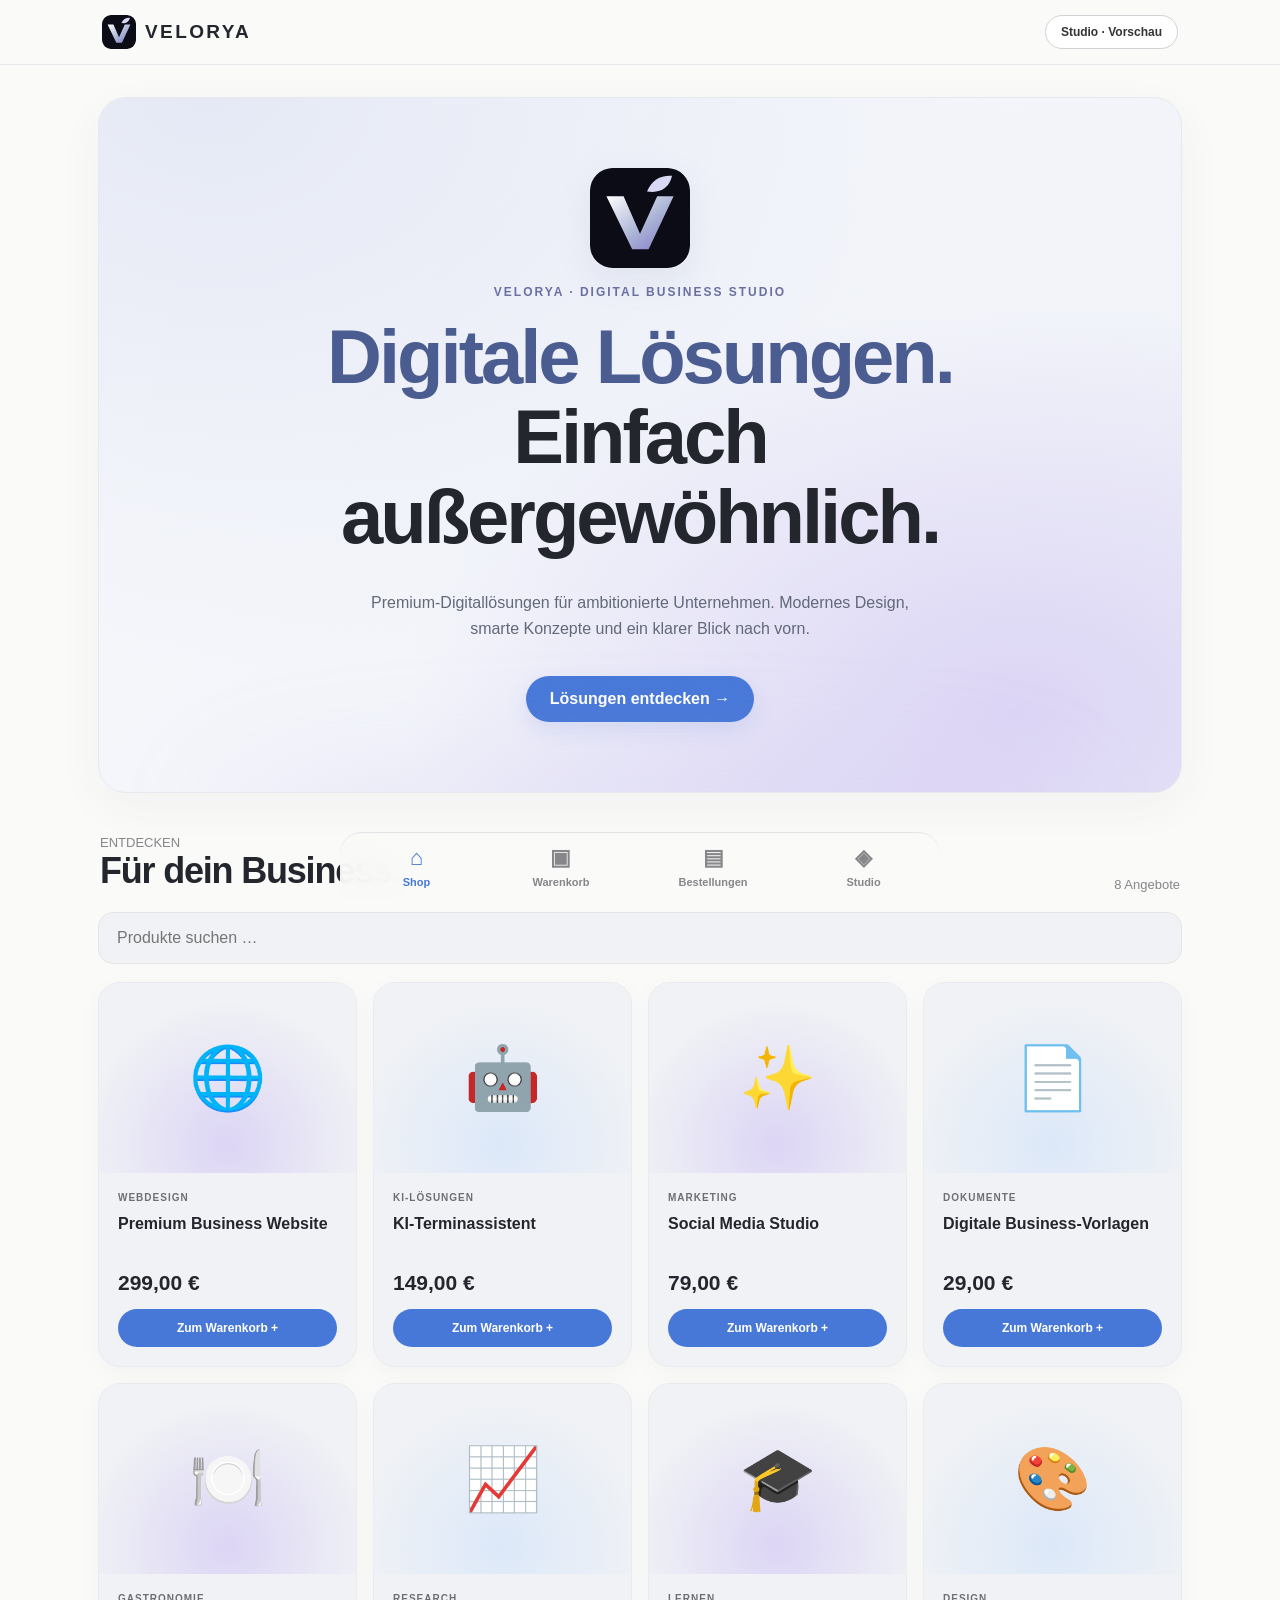
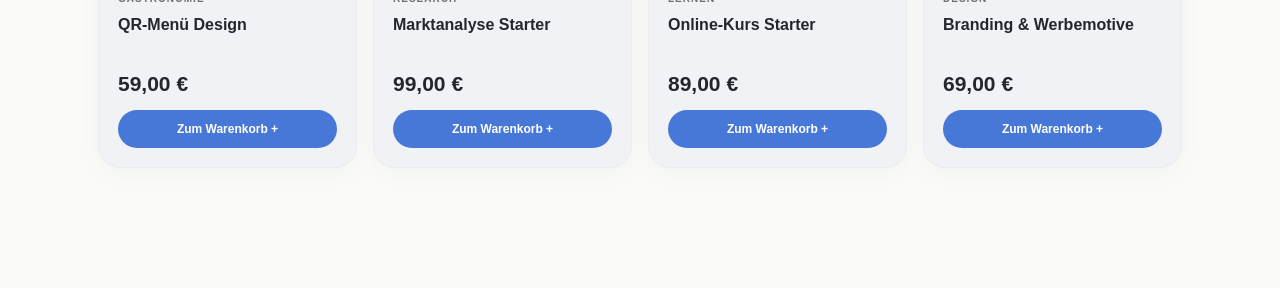
<file: velorya-light/index.html>
<!doctype html><html lang="de"><head><meta charset="utf-8"><meta name="viewport" content="width=device-width,initial-scale=1,viewport-fit=cover"><meta name="theme-color" content="#fafaf8"><title>VELORYA — Light Edition</title><style>:root{font-family:-apple-system,BlinkMacSystemFont,"SF Pro Display","Segoe UI",sans-serif;color:#1d1d1f;background:#fff}*{box-sizing:border-box}html{scroll-behavior:smooth}body{margin:0;background:#fff}button,input{font:inherit}button{cursor:pointer}header{position:sticky;top:0;background:#ffffffdc;backdrop-filter:saturate(180%) blur(20px);z-index:5;border-bottom:1px solid #0000000b}.top{max-width:1120px;margin:auto;padding:15px 22px;display:flex;align-items:center;justify-content:space-between}.brand{font-weight:750;font-size:19px;letter-spacing:2px}.brand b{color:#1d1d1f}.pill{border:1px solid #d2d2d7;background:#fff;color:#333;border-radius:100px;padding:9px 15px;font-size:12px;font-weight:650}main{max-width:1120px;margin:auto;padding:20px 18px 120px}.hero{position:relative;overflow:hidden;background:radial-gradient(ellipse at 70% 105%,#6655b6 0,#1d244a 30%,transparent 65%),linear-gradient(145deg,#07080f,#11182b);border-radius:28px;color:#fff;padding:60px 30px;margin:12px 0 42px;min-height:390px;display:flex;flex-direction:column;align-items:center;justify-content:center;text-align:center}.hero:after{content:"";position:absolute;width:80%;height:110px;bottom:-85px;border-radius:50%;background:#a49cff;filter:blur(60px);opacity:.55}.eyebrow{font-size:12px;letter-spacing:2px;font-weight:650;color:#b9b8ff}.hero h1{font-size:clamp(41px,7vw,76px);letter-spacing:-3px;line-height:1.05;margin:18px 0;max-width:780px;font-weight:750}.hero h1 em{font-style:normal;color:#e2e4ff}.hero p{color:#c5c8d4;max-width:540px;line-height:1.6;font-size:16px}.cta{background:#f5f5f7;color:#1d1d1f;border:0;padding:14px 24px;border-radius:100px;font-weight:650;width:max-content;margin-top:18px}.section{display:flex;align-items:end;justify-content:space-between;margin:32px 2px 20px}.section h2{font-size:clamp(25px,4vw,36px);letter-spacing:-1.2px;margin:0}.muted{color:#86868b;font-size:13px}.grid{display:grid;grid-template-columns:repeat(2,minmax(0,1fr));gap:16px}.product{background:#f5f5f7;border:1px solid #eeeef0;border-radius:22px;overflow:hidden;transition:transform .2s}.product:hover{transform:translateY(-3px)}.art{height:155px;display:grid;place-items:center;font-size:62px;background:radial-gradient(circle at 50% 90%,#dcdaf7,#f5f5f7 65%)}.product:nth-child(2n) .art{background:radial-gradient(circle at 50% 90%,#d9e9f9,#f5f5f7 65%)}.product .inside{padding:17px}.tag{color:#6e6e73;font-size:10px;font-weight:700;text-transform:uppercase;letter-spacing:1px}.product h3{font-size:16px;line-height:1.35;min-height:44px;margin:10px 0}.price{font-size:21px;font-weight:750;margin:14px 0}.buy{border:0;background:#0071e3;color:white;border-radius:100px;padding:12px;width:100%;font-size:12px;font-weight:650}.nav{position:fixed;bottom:0;left:0;right:0;background:#fffffff0;backdrop-filter:blur(20px);border-top:1px solid #e5e5e7;display:flex;justify-content:space-around;padding:11px 5px calc(11px + env(safe-area-inset-bottom));z-index:10}.nav button{border:0;background:transparent;color:#86868b;display:flex;flex-direction:column;align-items:center;gap:5px;font-size:11px;font-weight:650;min-width:66px}.nav button.active{color:#0071e3}.nav span{font-size:22px}.panel{background:#f5f5f7;border:1px solid #eee;border-radius:22px;padding:21px;margin-bottom:15px}.panel h2{margin:0 0 12px;font-size:22px}.statgrid{display:grid;grid-template-columns:1fr 1fr;gap:12px}.stat{background:#fff;padding:18px;border-radius:17px}.stat strong{display:block;font-size:25px;margin-top:12px}.stat small{color:#86868b}.notice{background:#fff7e8;border:1px solid #f1dda6;padding:15px;border-radius:15px;color:#795817;font-size:13px;line-height:1.6;margin:14px 0}.line{display:flex;justify-content:space-between;align-items:center;gap:10px;border-bottom:1px solid #dedee1;padding:15px 0}.line:last-child{border:0}.search{background:#f5f5f7;color:#1d1d1f;border:1px solid #e5e5e7;padding:16px 18px;border-radius:15px;width:100%;margin:0 0 18px;outline:none}.search:focus{border-color:#0071e3}.empty{text-align:center;color:#86868b;padding:45px 10px}.qty{background:#e5e5ea;padding:8px 12px;border-radius:10px;border:0}.checkout{background:#0071e3;color:#fff;border:0;padding:16px;border-radius:100px;width:100%;font-weight:700}.small{font-size:12px;color:#86868b;line-height:1.6}@media(min-width:700px){.grid{grid-template-columns:repeat(4,1fr)}.art{height:190px}.hero{padding:70px}.nav{max-width:600px;left:50%;transform:translateX(-50%);border-radius:22px 22px 0 0}}
.brand{display:flex;align-items:center;gap:9px;letter-spacing:2.4px}.brand img{border-radius:9px}.hero-mark{width:82px;height:82px;object-fit:contain;border-radius:20px;margin-bottom:17px;box-shadow:0 15px 50px #7665cc55}.hero{min-height:460px}.hero h1{font-weight:700}.product{box-shadow:0 6px 25px #11111108}.product .inside{padding:19px}.buy:hover,.checkout:hover{background:#005bb5}@media(min-width:700px){.hero-mark{width:100px;height:100px}}

/* VELORYA light porcelain palette */
:root{color:#24262d;background:#fafaf8}body{background:#fafaf8}header{background:#fafaf8e8;border-bottom-color:#e7e8ed}.hero{background:radial-gradient(ellipse at 85% 88%,#dcd5f5 0%,transparent 47%),radial-gradient(ellipse at 10% 0%,#e5e9f5,transparent 58%),linear-gradient(135deg,#f8f9fc,#eef1f8);color:#24262d;border:1px solid #e7e9f0;box-shadow:0 14px 45px #4050700c}.hero:after{background:#b5a5eb;opacity:.2}.hero h1 em{color:#4a5c90}.hero p{color:#626979}.eyebrow{color:#6b70a0}.cta{background:#4778d8;color:white;box-shadow:0 8px 22px #4778d822}.product{background:#f0f2f5;border-color:#e9ebf0}.art{background:radial-gradient(circle at 50% 85%,#dcd5f5,#f0f2f5 70%)}.product:nth-child(2n) .art{background:radial-gradient(circle at 50% 85%,#dce8f9,#f0f2f5 70%)}.buy,.checkout{background:#4778d8}.buy:hover,.checkout:hover{background:#3262bf}.search,.panel{background:#f0f2f5}.nav{background:#fafaf8f0}.nav button.active{color:#4778d8}.hero-mark{box-shadow:0 12px 32px #7e8bb522}
</style></head><body><div id="app"></div><script>const products=[{id:1,name:'Premium Business Website',cat:'Webdesign',price:299,icon:'🌐',desc:'Modernes Website-Konzept mit mobiloptimiertem Design.'},{id:2,name:'KI-Terminassistent',cat:'KI-Lösungen',price:149,icon:'🤖',desc:'Konzept für einen intelligenten Terminservice.'},{id:3,name:'Social Media Studio',cat:'Marketing',price:79,icon:'✨',desc:'Content-Paket für professionelle Social-Media-Auftritte.'},{id:4,name:'Digitale Business-Vorlagen',cat:'Dokumente',price:29,icon:'📄',desc:'Vorlagen für Geschäftsabläufe und Planung.'},{id:5,name:'QR-Menü Design',cat:'Gastronomie',price:59,icon:'🍽️',desc:'Digitales Menü-Konzept für Restaurants.'},{id:6,name:'Marktanalyse Starter',cat:'Research',price:99,icon:'📈',desc:'Strukturierte Markt- und Wettbewerbsübersicht.'},{id:7,name:'Online-Kurs Starter',cat:'Lernen',price:89,icon:'🎓',desc:'Modulare Lernmaterialien und Kursstruktur.'},{id:8,name:'Branding & Werbemotive',cat:'Design',price:69,icon:'🎨',desc:'Konzeptpaket für visuelle Markenkommunikation.'}];
let page='shop',search='',cart=JSON.parse(localStorage.getItem('bai_cart')||'{}'),demoOrders=JSON.parse(localStorage.getItem('bai_orders')||'[]'),admin=false;const money=n=>n.toLocaleString('de-DE',{style:'currency',currency:'EUR'});const save=()=>{localStorage.setItem('bai_cart',JSON.stringify(cart));localStorage.setItem('bai_orders',JSON.stringify(demoOrders))};const total=()=>products.reduce((s,p)=>s+p.price*(cart[p.id]||0),0);const app=document.getElementById('app');
function render(){let content='';if(page==='shop'){content=`<div class="hero"><img class="hero-mark" src="velorya-mark.svg" alt="VELORYA Markenzeichen"><div class="eyebrow">VELORYA · DIGITAL BUSINESS STUDIO</div><h1><em>Digitale Lösungen.</em><br>Einfach außergewöhnlich.</h1><p>Premium-Digitallösungen für ambitionierte Unternehmen. Modernes Design, smarte Konzepte und ein klarer Blick nach vorn.</p><button class="cta" onclick="document.getElementById('catalog').scrollIntoView({behavior:'smooth'})">Lösungen entdecken →</button></div><div class="section" id="catalog"><div><div class="muted">ENTDECKEN</div><h2>Für dein Business.</h2></div><div class="muted">${products.length} Angebote</div></div><input class="search" placeholder="Produkte suchen …" value="${search.replaceAll('"','&quot;')}" oninput="search=this.value;render()"><div class="grid">${products.filter(p=>(p.name+' '+p.cat).toLowerCase().includes(search.toLowerCase())).map(p=>`<article class="product"><div class="art">${p.icon}</div><div class="inside"><div class="tag">${p.cat}</div><h3>${p.name}</h3><div class="price">${money(p.price)}</div><button class="buy" onclick="add(${p.id})">Zum Warenkorb +</button></div></article>`).join('')}</div>`}else if(page==='cart'){content=`<div class="section"><h2>Warenkorb</h2><span class="muted">Demo</span></div><div class="panel">${Object.entries(cart).filter(([,q])=>q>0).length?products.filter(p=>cart[p.id]>0).map(p=>`<div class="line"><div><strong>${p.icon} ${p.name}</strong><div class="muted">${money(p.price)} pro Stück</div></div><div><button class="qty" onclick="change(${p.id},-1)">−</button> ${cart[p.id]} <button class="qty" onclick="change(${p.id},1)">+</button></div></div>`).join('')+`<div class="line"><strong>Gesamt</strong><strong>${money(total())}</strong></div><div class="notice">Nur Demo-Bestellung. Es erfolgt keine Zahlung, Lieferung oder verbindliche Bestellung.</div><button class="checkout" onclick="order()">Demo-Bestellung simulieren</button>`:'<div class="empty">🛍️<h3>Dein Warenkorb ist leer</h3>Entdecke unsere digitalen Angebote.</div>'}</div>`}else if(page==='orders'){content=`<div class="section"><h2>Bestellungen</h2><span class="muted">Lokal gespeichert</span></div><div class="panel">${demoOrders.length?demoOrders.map(o=>`<div class="line"><div><strong>Demo #${o.id}</strong><div class="muted">${o.date}</div></div><strong>${money(o.total)}</strong></div>`).join(''):'<div class="empty">📦<h3>Noch keine Demo-Bestellungen</h3></div>'}</div>`}else if(page==='admin'){content=`<div class="section"><h2>Business-Zentrale</h2><span class="pill">DEMO</span></div><div class="notice">VELORYA ist derzeit eine öffentliche, lokale Vorschau. Kein sicherer Admin-Login, keine echten Zahlungen, keine Serververbindung. Keine vertraulichen Daten eingeben.</div><div class="panel"><h2>Geschäftsübersicht</h2><div class="statgrid"><div class="stat"><small>Echter Umsatz</small><strong>0,00 €</strong></div><div class="stat"><small>Verfügbarer echter Gewinn</small><strong>0,00 €</strong></div><div class="stat"><small>Einkaufsbudget</small><strong>0,00 €</strong></div><div class="stat"><small>Demo-Bestellungen</small><strong>${demoOrders.length}</strong></div></div></div><div class="panel"><h2>KI-Agenten</h2>${[['Produktentwicklung','Konzept'],['Verkauf','Nicht verbunden'],['Zahlungsprüfung','Nicht verbunden'],['Wiederverkauf','Gesperrt']].map(x=>`<div class="line"><span>${x[0]}</span><strong class="muted">${x[1]}</strong></div>`).join('')}</div><div class="panel"><h2>Einkaufsregeln</h2><p>Produkte dürfen erst nach bestätigtem, tatsächlich verfügbarem Gewinn und nach Prüfung der Wiederverkaufsrechte eingekauft werden.</p><div class="line"><span>Automatischer Einkauf</span><strong>Aus</strong></div><div class="line"><span>Startkapital für Handel</span><strong>0,00 €</strong></div><div class="line"><span>Maximaler Anteil am Gewinn</span><strong>30 % (Planwert)</strong></div></div>`}app.innerHTML=`<header><div class="top"><div class="brand"><img src="velorya-mark.svg" alt="" width="34" height="34"> <span>VELORYA</span></div><button class="pill" onclick="go('admin')">Studio · Vorschau</button></div></header><main>${content}</main><nav class="nav">${[['shop','⌂','Shop'],['cart','▣','Warenkorb'],['orders','▤','Bestellungen'],['admin','◈','Studio']].map(([p,i,l])=>`<button class="${page===p?'active':''}" onclick="go('${p}')"><span>${i}</span>${l}${p==='cart'&&Object.values(cart).some(x=>x>0)?' •':''}</button>`).join('')}</nav>`}
function go(p){page=p;search='';render();scrollTo(0,0)}function add(id){cart[id]=(cart[id]||0)+1;save();go('cart')}function change(id,d){cart[id]=Math.max(0,(cart[id]||0)+d);save();render()}function order(){if(!total())return;demoOrders.unshift({id:Date.now().toString().slice(-6),date:new Date().toLocaleString('de-DE'),total:total()});cart={};save();go('orders');alert('Demo-Bestellung gespeichert. Keine echte Zahlung oder Lieferung.')}render();
</script></body></html>
</file>
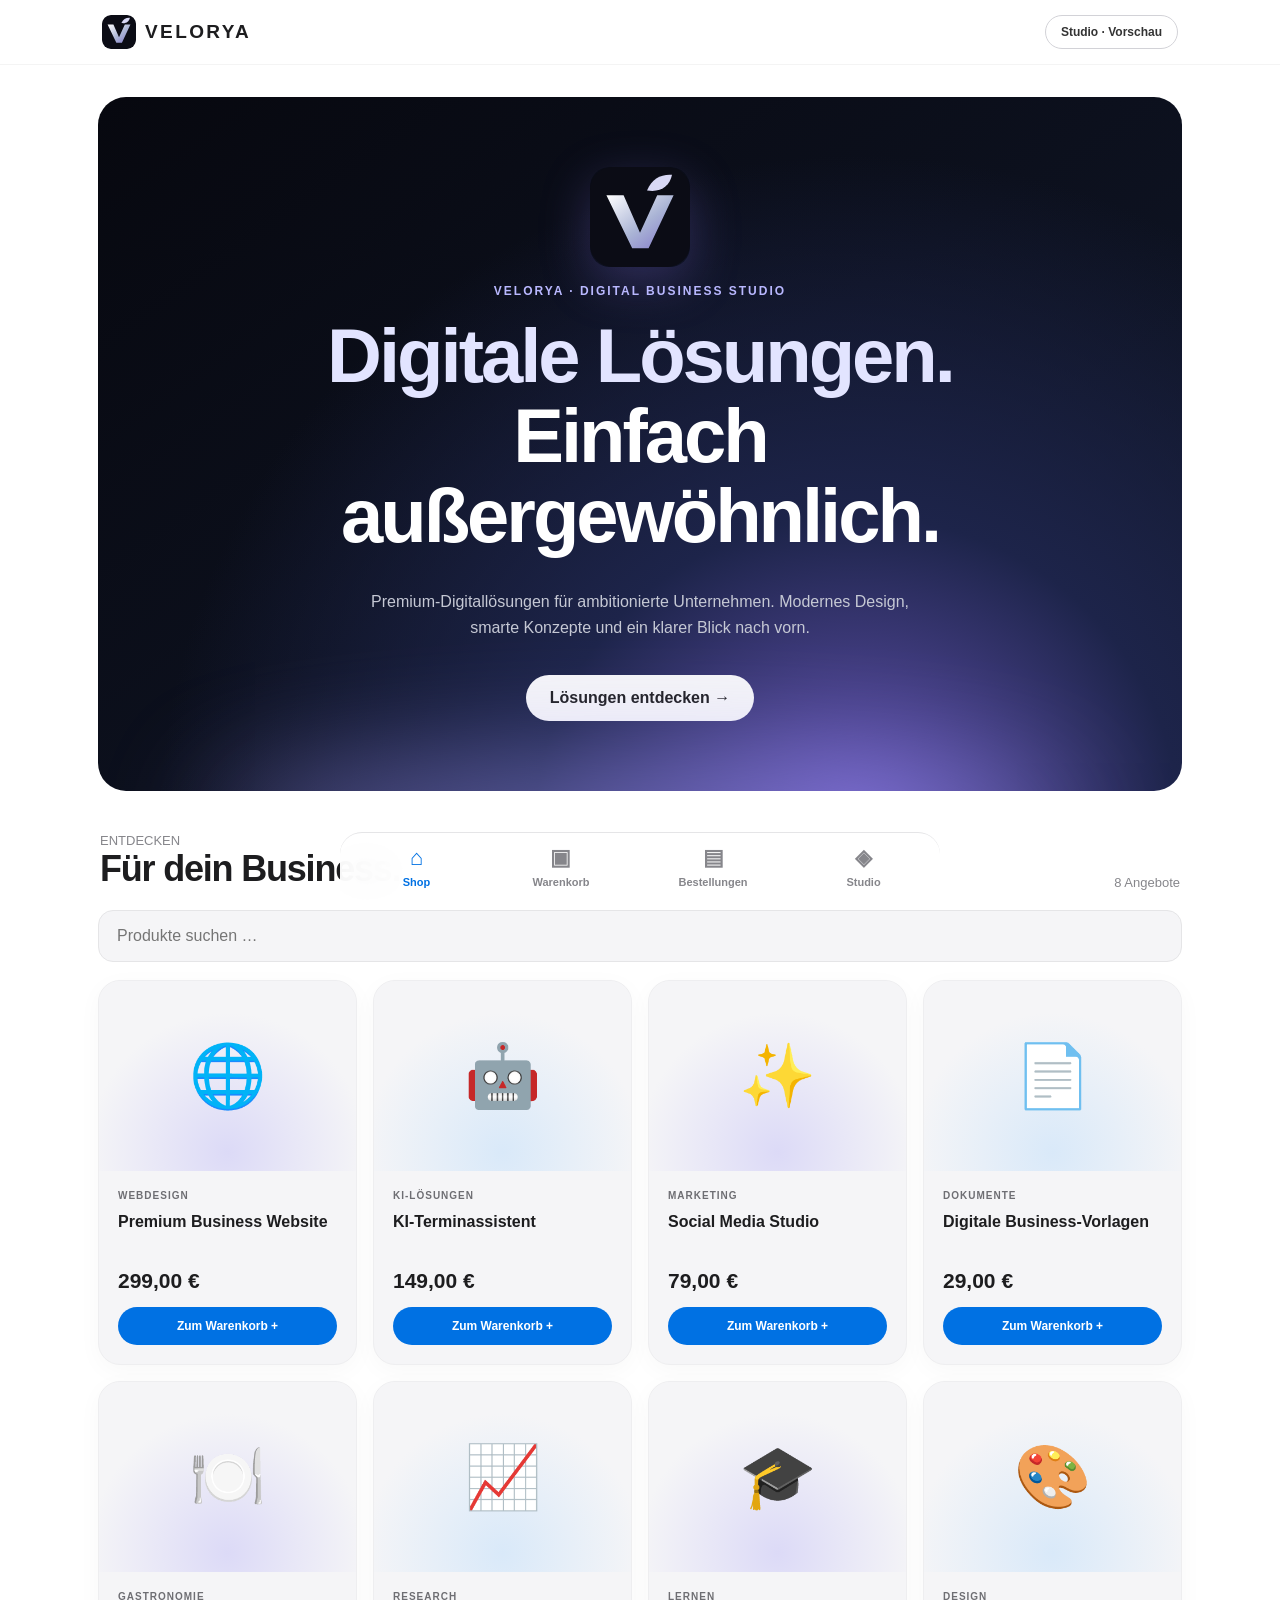
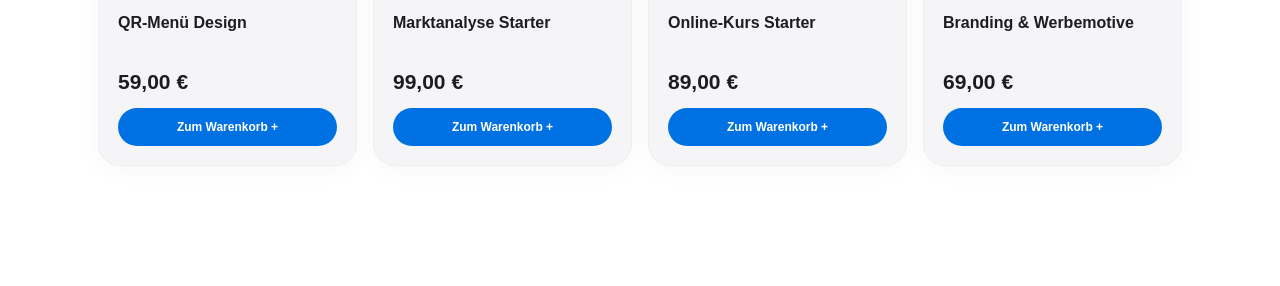
<file: velorya-new/index.html>
<!doctype html><html lang="de"><head><meta charset="utf-8"><meta name="viewport" content="width=device-width,initial-scale=1,viewport-fit=cover"><meta name="theme-color" content="#ffffff"><meta name="apple-mobile-web-app-title" content="VELORYA"><title>VELORYA v11 — Neue Vorschau</title><style>:root{font-family:-apple-system,BlinkMacSystemFont,"SF Pro Display","Segoe UI",sans-serif;color:#1d1d1f;background:#fff}*{box-sizing:border-box}html{scroll-behavior:smooth}body{margin:0;background:#fff}button,input{font:inherit}button{cursor:pointer}header{position:sticky;top:0;background:#ffffffdc;backdrop-filter:saturate(180%) blur(20px);z-index:5;border-bottom:1px solid #0000000b}.top{max-width:1120px;margin:auto;padding:15px 22px;display:flex;align-items:center;justify-content:space-between}.brand{font-weight:750;font-size:19px;letter-spacing:2px}.brand b{color:#1d1d1f}.pill{border:1px solid #d2d2d7;background:#fff;color:#333;border-radius:100px;padding:9px 15px;font-size:12px;font-weight:650}main{max-width:1120px;margin:auto;padding:20px 18px 120px}.hero{position:relative;overflow:hidden;background:radial-gradient(ellipse at 70% 105%,#6655b6 0,#1d244a 30%,transparent 65%),linear-gradient(145deg,#07080f,#11182b);border-radius:28px;color:#fff;padding:60px 30px;margin:12px 0 42px;min-height:390px;display:flex;flex-direction:column;align-items:center;justify-content:center;text-align:center}.hero:after{content:"";position:absolute;width:80%;height:110px;bottom:-85px;border-radius:50%;background:#a49cff;filter:blur(60px);opacity:.55}.eyebrow{font-size:12px;letter-spacing:2px;font-weight:650;color:#b9b8ff}.hero h1{font-size:clamp(41px,7vw,76px);letter-spacing:-3px;line-height:1.05;margin:18px 0;max-width:780px;font-weight:750}.hero h1 em{font-style:normal;color:#e2e4ff}.hero p{color:#c5c8d4;max-width:540px;line-height:1.6;font-size:16px}.cta{background:#f5f5f7;color:#1d1d1f;border:0;padding:14px 24px;border-radius:100px;font-weight:650;width:max-content;margin-top:18px}.section{display:flex;align-items:end;justify-content:space-between;margin:32px 2px 20px}.section h2{font-size:clamp(25px,4vw,36px);letter-spacing:-1.2px;margin:0}.muted{color:#86868b;font-size:13px}.grid{display:grid;grid-template-columns:repeat(2,minmax(0,1fr));gap:16px}.product{background:#f5f5f7;border:1px solid #eeeef0;border-radius:22px;overflow:hidden;transition:transform .2s}.product:hover{transform:translateY(-3px)}.art{height:155px;display:grid;place-items:center;font-size:62px;background:radial-gradient(circle at 50% 90%,#dcdaf7,#f5f5f7 65%)}.product:nth-child(2n) .art{background:radial-gradient(circle at 50% 90%,#d9e9f9,#f5f5f7 65%)}.product .inside{padding:17px}.tag{color:#6e6e73;font-size:10px;font-weight:700;text-transform:uppercase;letter-spacing:1px}.product h3{font-size:16px;line-height:1.35;min-height:44px;margin:10px 0}.price{font-size:21px;font-weight:750;margin:14px 0}.buy{border:0;background:#0071e3;color:white;border-radius:100px;padding:12px;width:100%;font-size:12px;font-weight:650}.nav{position:fixed;bottom:0;left:0;right:0;background:#fffffff0;backdrop-filter:blur(20px);border-top:1px solid #e5e5e7;display:flex;justify-content:space-around;padding:11px 5px calc(11px + env(safe-area-inset-bottom));z-index:10}.nav button{border:0;background:transparent;color:#86868b;display:flex;flex-direction:column;align-items:center;gap:5px;font-size:11px;font-weight:650;min-width:66px}.nav button.active{color:#0071e3}.nav span{font-size:22px}.panel{background:#f5f5f7;border:1px solid #eee;border-radius:22px;padding:21px;margin-bottom:15px}.panel h2{margin:0 0 12px;font-size:22px}.statgrid{display:grid;grid-template-columns:1fr 1fr;gap:12px}.stat{background:#fff;padding:18px;border-radius:17px}.stat strong{display:block;font-size:25px;margin-top:12px}.stat small{color:#86868b}.notice{background:#fff7e8;border:1px solid #f1dda6;padding:15px;border-radius:15px;color:#795817;font-size:13px;line-height:1.6;margin:14px 0}.line{display:flex;justify-content:space-between;align-items:center;gap:10px;border-bottom:1px solid #dedee1;padding:15px 0}.line:last-child{border:0}.search{background:#f5f5f7;color:#1d1d1f;border:1px solid #e5e5e7;padding:16px 18px;border-radius:15px;width:100%;margin:0 0 18px;outline:none}.search:focus{border-color:#0071e3}.empty{text-align:center;color:#86868b;padding:45px 10px}.qty{background:#e5e5ea;padding:8px 12px;border-radius:10px;border:0}.checkout{background:#0071e3;color:#fff;border:0;padding:16px;border-radius:100px;width:100%;font-weight:700}.small{font-size:12px;color:#86868b;line-height:1.6}@media(min-width:700px){.grid{grid-template-columns:repeat(4,1fr)}.art{height:190px}.hero{padding:70px}.nav{max-width:600px;left:50%;transform:translateX(-50%);border-radius:22px 22px 0 0}}
.brand{display:flex;align-items:center;gap:9px;letter-spacing:2.4px}.brand img{border-radius:9px}.hero-mark{width:82px;height:82px;object-fit:contain;border-radius:20px;margin-bottom:17px;box-shadow:0 15px 50px #7665cc55}.hero{min-height:460px}.hero h1{font-weight:700}.product{box-shadow:0 6px 25px #11111108}.product .inside{padding:19px}.buy:hover,.checkout:hover{background:#005bb5}@media(min-width:700px){.hero-mark{width:100px;height:100px}}
</style></head><body><div id="app"></div><script>const products=[{id:1,name:'Premium Business Website',cat:'Webdesign',price:299,icon:'🌐',desc:'Modernes Website-Konzept mit mobiloptimiertem Design.'},{id:2,name:'KI-Terminassistent',cat:'KI-Lösungen',price:149,icon:'🤖',desc:'Konzept für einen intelligenten Terminservice.'},{id:3,name:'Social Media Studio',cat:'Marketing',price:79,icon:'✨',desc:'Content-Paket für professionelle Social-Media-Auftritte.'},{id:4,name:'Digitale Business-Vorlagen',cat:'Dokumente',price:29,icon:'📄',desc:'Vorlagen für Geschäftsabläufe und Planung.'},{id:5,name:'QR-Menü Design',cat:'Gastronomie',price:59,icon:'🍽️',desc:'Digitales Menü-Konzept für Restaurants.'},{id:6,name:'Marktanalyse Starter',cat:'Research',price:99,icon:'📈',desc:'Strukturierte Markt- und Wettbewerbsübersicht.'},{id:7,name:'Online-Kurs Starter',cat:'Lernen',price:89,icon:'🎓',desc:'Modulare Lernmaterialien und Kursstruktur.'},{id:8,name:'Branding & Werbemotive',cat:'Design',price:69,icon:'🎨',desc:'Konzeptpaket für visuelle Markenkommunikation.'}];
let page='shop',search='',cart=JSON.parse(localStorage.getItem('bai_cart')||'{}'),demoOrders=JSON.parse(localStorage.getItem('bai_orders')||'[]'),admin=false;const money=n=>n.toLocaleString('de-DE',{style:'currency',currency:'EUR'});const save=()=>{localStorage.setItem('bai_cart',JSON.stringify(cart));localStorage.setItem('bai_orders',JSON.stringify(demoOrders))};const total=()=>products.reduce((s,p)=>s+p.price*(cart[p.id]||0),0);const app=document.getElementById('app');
function render(){let content='';if(page==='shop'){content=`<div class="hero"><img class="hero-mark" src="velorya-mark.svg" alt="VELORYA Markenzeichen"><div class="eyebrow">VELORYA · DIGITAL BUSINESS STUDIO</div><h1><em>Digitale Lösungen.</em><br>Einfach außergewöhnlich.</h1><p>Premium-Digitallösungen für ambitionierte Unternehmen. Modernes Design, smarte Konzepte und ein klarer Blick nach vorn.</p><button class="cta" onclick="document.getElementById('catalog').scrollIntoView({behavior:'smooth'})">Lösungen entdecken →</button></div><div class="section" id="catalog"><div><div class="muted">ENTDECKEN</div><h2>Für dein Business.</h2></div><div class="muted">${products.length} Angebote</div></div><input class="search" placeholder="Produkte suchen …" value="${search.replaceAll('"','&quot;')}" oninput="search=this.value;render()"><div class="grid">${products.filter(p=>(p.name+' '+p.cat).toLowerCase().includes(search.toLowerCase())).map(p=>`<article class="product"><div class="art">${p.icon}</div><div class="inside"><div class="tag">${p.cat}</div><h3>${p.name}</h3><div class="price">${money(p.price)}</div><button class="buy" onclick="add(${p.id})">Zum Warenkorb +</button></div></article>`).join('')}</div>`}else if(page==='cart'){content=`<div class="section"><h2>Warenkorb</h2><span class="muted">Demo</span></div><div class="panel">${Object.entries(cart).filter(([,q])=>q>0).length?products.filter(p=>cart[p.id]>0).map(p=>`<div class="line"><div><strong>${p.icon} ${p.name}</strong><div class="muted">${money(p.price)} pro Stück</div></div><div><button class="qty" onclick="change(${p.id},-1)">−</button> ${cart[p.id]} <button class="qty" onclick="change(${p.id},1)">+</button></div></div>`).join('')+`<div class="line"><strong>Gesamt</strong><strong>${money(total())}</strong></div><div class="notice">Nur Demo-Bestellung. Es erfolgt keine Zahlung, Lieferung oder verbindliche Bestellung.</div><button class="checkout" onclick="order()">Demo-Bestellung simulieren</button>`:'<div class="empty">🛍️<h3>Dein Warenkorb ist leer</h3>Entdecke unsere digitalen Angebote.</div>'}</div>`}else if(page==='orders'){content=`<div class="section"><h2>Bestellungen</h2><span class="muted">Lokal gespeichert</span></div><div class="panel">${demoOrders.length?demoOrders.map(o=>`<div class="line"><div><strong>Demo #${o.id}</strong><div class="muted">${o.date}</div></div><strong>${money(o.total)}</strong></div>`).join(''):'<div class="empty">📦<h3>Noch keine Demo-Bestellungen</h3></div>'}</div>`}else if(page==='admin'){content=`<div class="section"><h2>Business-Zentrale</h2><span class="pill">DEMO</span></div><div class="notice">VELORYA ist derzeit eine öffentliche, lokale Vorschau. Kein sicherer Admin-Login, keine echten Zahlungen, keine Serververbindung. Keine vertraulichen Daten eingeben.</div><div class="panel"><h2>Geschäftsübersicht</h2><div class="statgrid"><div class="stat"><small>Echter Umsatz</small><strong>0,00 €</strong></div><div class="stat"><small>Verfügbarer echter Gewinn</small><strong>0,00 €</strong></div><div class="stat"><small>Einkaufsbudget</small><strong>0,00 €</strong></div><div class="stat"><small>Demo-Bestellungen</small><strong>${demoOrders.length}</strong></div></div></div><div class="panel"><h2>KI-Agenten</h2>${[['Produktentwicklung','Konzept'],['Verkauf','Nicht verbunden'],['Zahlungsprüfung','Nicht verbunden'],['Wiederverkauf','Gesperrt']].map(x=>`<div class="line"><span>${x[0]}</span><strong class="muted">${x[1]}</strong></div>`).join('')}</div><div class="panel"><h2>Einkaufsregeln</h2><p>Produkte dürfen erst nach bestätigtem, tatsächlich verfügbarem Gewinn und nach Prüfung der Wiederverkaufsrechte eingekauft werden.</p><div class="line"><span>Automatischer Einkauf</span><strong>Aus</strong></div><div class="line"><span>Startkapital für Handel</span><strong>0,00 €</strong></div><div class="line"><span>Maximaler Anteil am Gewinn</span><strong>30 % (Planwert)</strong></div></div>`}app.innerHTML=`<header><div class="top"><div class="brand"><img src="velorya-mark.svg" alt="" width="34" height="34"> <span>VELORYA</span></div><button class="pill" onclick="go('admin')">Studio · Vorschau</button></div></header><main>${content}</main><nav class="nav">${[['shop','⌂','Shop'],['cart','▣','Warenkorb'],['orders','▤','Bestellungen'],['admin','◈','Studio']].map(([p,i,l])=>`<button class="${page===p?'active':''}" onclick="go('${p}')"><span>${i}</span>${l}${p==='cart'&&Object.values(cart).some(x=>x>0)?' •':''}</button>`).join('')}</nav>`}
function go(p){page=p;search='';render();scrollTo(0,0)}function add(id){cart[id]=(cart[id]||0)+1;save();go('cart')}function change(id,d){cart[id]=Math.max(0,(cart[id]||0)+d);save();render()}function order(){if(!total())return;demoOrders.unshift({id:Date.now().toString().slice(-6),date:new Date().toLocaleString('de-DE'),total:total()});cart={};save();go('orders');alert('Demo-Bestellung gespeichert. Keine echte Zahlung oder Lieferung.')}render();
</script></body></html>
</file>
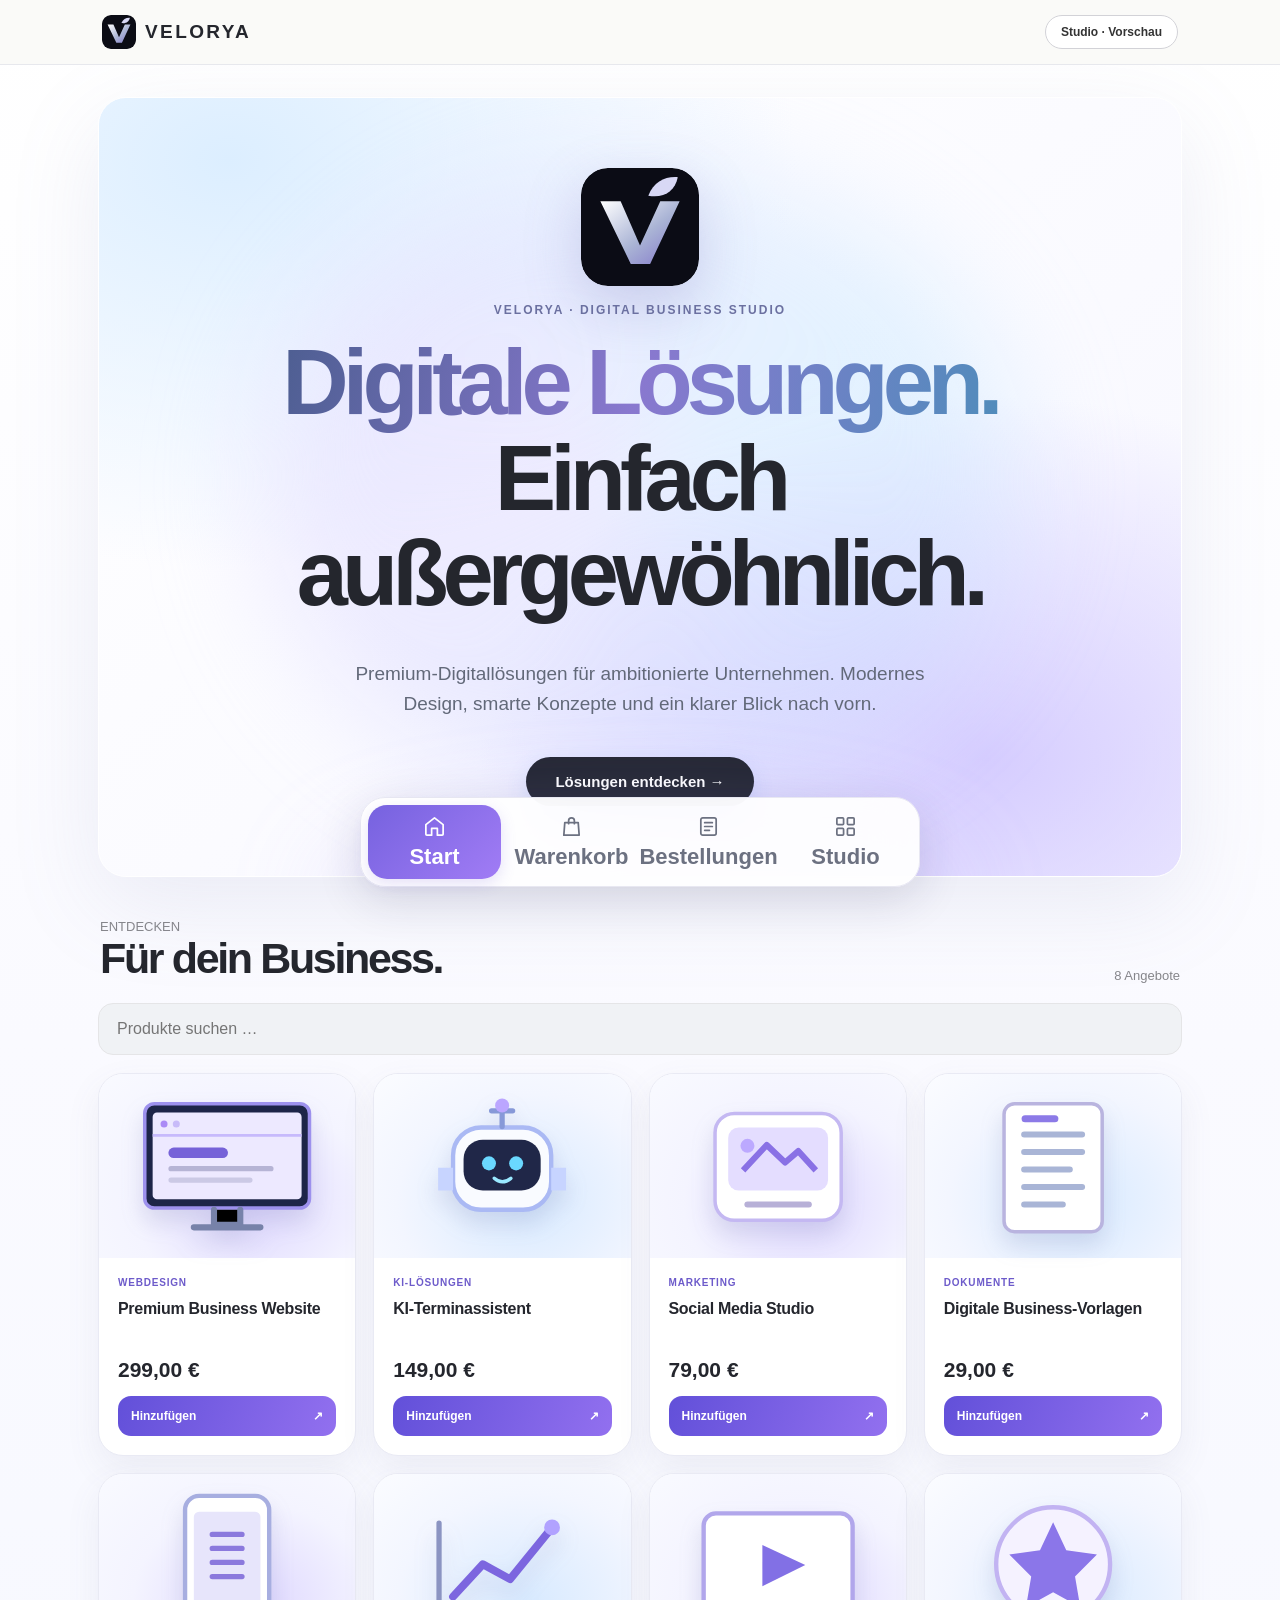
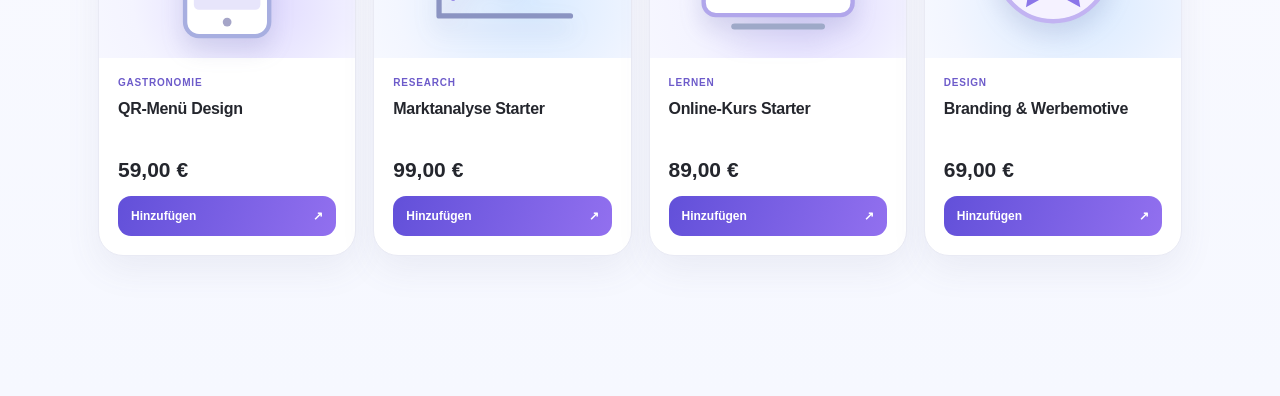
<file: velorya-products/index.html>
<!doctype html><html lang="de"><head><meta charset="utf-8"><meta name="viewport" content="width=device-width,initial-scale=1,viewport-fit=cover"><meta name="theme-color" content="#fafaf8"><title>VELORYA — Premium Product Edition</title><style>:root{font-family:-apple-system,BlinkMacSystemFont,"SF Pro Display","Segoe UI",sans-serif;color:#1d1d1f;background:#fff}*{box-sizing:border-box}html{scroll-behavior:smooth}body{margin:0;background:#fff}button,input{font:inherit}button{cursor:pointer}header{position:sticky;top:0;background:#ffffffdc;backdrop-filter:saturate(180%) blur(20px);z-index:5;border-bottom:1px solid #0000000b}.top{max-width:1120px;margin:auto;padding:15px 22px;display:flex;align-items:center;justify-content:space-between}.brand{font-weight:750;font-size:19px;letter-spacing:2px}.brand b{color:#1d1d1f}.pill{border:1px solid #d2d2d7;background:#fff;color:#333;border-radius:100px;padding:9px 15px;font-size:12px;font-weight:650}main{max-width:1120px;margin:auto;padding:20px 18px 120px}.hero{position:relative;overflow:hidden;background:radial-gradient(ellipse at 70% 105%,#6655b6 0,#1d244a 30%,transparent 65%),linear-gradient(145deg,#07080f,#11182b);border-radius:28px;color:#fff;padding:60px 30px;margin:12px 0 42px;min-height:390px;display:flex;flex-direction:column;align-items:center;justify-content:center;text-align:center}.hero:after{content:"";position:absolute;width:80%;height:110px;bottom:-85px;border-radius:50%;background:#a49cff;filter:blur(60px);opacity:.55}.eyebrow{font-size:12px;letter-spacing:2px;font-weight:650;color:#b9b8ff}.hero h1{font-size:clamp(41px,7vw,76px);letter-spacing:-3px;line-height:1.05;margin:18px 0;max-width:780px;font-weight:750}.hero h1 em{font-style:normal;color:#e2e4ff}.hero p{color:#c5c8d4;max-width:540px;line-height:1.6;font-size:16px}.cta{background:#f5f5f7;color:#1d1d1f;border:0;padding:14px 24px;border-radius:100px;font-weight:650;width:max-content;margin-top:18px}.section{display:flex;align-items:end;justify-content:space-between;margin:32px 2px 20px}.section h2{font-size:clamp(25px,4vw,36px);letter-spacing:-1.2px;margin:0}.muted{color:#86868b;font-size:13px}.grid{display:grid;grid-template-columns:repeat(2,minmax(0,1fr));gap:16px}.product{background:#f5f5f7;border:1px solid #eeeef0;border-radius:22px;overflow:hidden;transition:transform .2s}.product:hover{transform:translateY(-3px)}.art{height:155px;display:grid;place-items:center;font-size:62px;background:radial-gradient(circle at 50% 90%,#dcdaf7,#f5f5f7 65%)}.product:nth-child(2n) .art{background:radial-gradient(circle at 50% 90%,#d9e9f9,#f5f5f7 65%)}.product .inside{padding:17px}.tag{color:#6e6e73;font-size:10px;font-weight:700;text-transform:uppercase;letter-spacing:1px}.product h3{font-size:16px;line-height:1.35;min-height:44px;margin:10px 0}.price{font-size:21px;font-weight:750;margin:14px 0}.buy{border:0;background:#0071e3;color:white;border-radius:100px;padding:12px;width:100%;font-size:12px;font-weight:650}.nav{position:fixed;bottom:0;left:0;right:0;background:#fffffff0;backdrop-filter:blur(20px);border-top:1px solid #e5e5e7;display:flex;justify-content:space-around;padding:11px 5px calc(11px + env(safe-area-inset-bottom));z-index:10}.nav button{border:0;background:transparent;color:#86868b;display:flex;flex-direction:column;align-items:center;gap:5px;font-size:11px;font-weight:650;min-width:66px}.nav button.active{color:#0071e3}.nav span{font-size:22px}.panel{background:#f5f5f7;border:1px solid #eee;border-radius:22px;padding:21px;margin-bottom:15px}.panel h2{margin:0 0 12px;font-size:22px}.statgrid{display:grid;grid-template-columns:1fr 1fr;gap:12px}.stat{background:#fff;padding:18px;border-radius:17px}.stat strong{display:block;font-size:25px;margin-top:12px}.stat small{color:#86868b}.notice{background:#fff7e8;border:1px solid #f1dda6;padding:15px;border-radius:15px;color:#795817;font-size:13px;line-height:1.6;margin:14px 0}.line{display:flex;justify-content:space-between;align-items:center;gap:10px;border-bottom:1px solid #dedee1;padding:15px 0}.line:last-child{border:0}.search{background:#f5f5f7;color:#1d1d1f;border:1px solid #e5e5e7;padding:16px 18px;border-radius:15px;width:100%;margin:0 0 18px;outline:none}.search:focus{border-color:#0071e3}.empty{text-align:center;color:#86868b;padding:45px 10px}.qty{background:#e5e5ea;padding:8px 12px;border-radius:10px;border:0}.checkout{background:#0071e3;color:#fff;border:0;padding:16px;border-radius:100px;width:100%;font-weight:700}.small{font-size:12px;color:#86868b;line-height:1.6}@media(min-width:700px){.grid{grid-template-columns:repeat(4,1fr)}.art{height:190px}.hero{padding:70px}.nav{max-width:600px;left:50%;transform:translateX(-50%);border-radius:22px 22px 0 0}}
.brand{display:flex;align-items:center;gap:9px;letter-spacing:2.4px}.brand img{border-radius:9px}.hero-mark{width:82px;height:82px;object-fit:contain;border-radius:20px;margin-bottom:17px;box-shadow:0 15px 50px #7665cc55}.hero{min-height:460px}.hero h1{font-weight:700}.product{box-shadow:0 6px 25px #11111108}.product .inside{padding:19px}.buy:hover,.checkout:hover{background:#005bb5}@media(min-width:700px){.hero-mark{width:100px;height:100px}}

/* VELORYA light porcelain palette */
:root{color:#24262d;background:#fafaf8}body{background:#fafaf8}header{background:#fafaf8e8;border-bottom-color:#e7e8ed}.hero{background:radial-gradient(ellipse at 85% 88%,#dcd5f5 0%,transparent 47%),radial-gradient(ellipse at 10% 0%,#e5e9f5,transparent 58%),linear-gradient(135deg,#f8f9fc,#eef1f8);color:#24262d;border:1px solid #e7e9f0;box-shadow:0 14px 45px #4050700c}.hero:after{background:#b5a5eb;opacity:.2}.hero h1 em{color:#4a5c90}.hero p{color:#626979}.eyebrow{color:#6b70a0}.cta{background:#4778d8;color:white;box-shadow:0 8px 22px #4778d822}.product{background:#f0f2f5;border-color:#e9ebf0}.art{background:radial-gradient(circle at 50% 85%,#dcd5f5,#f0f2f5 70%)}.product:nth-child(2n) .art{background:radial-gradient(circle at 50% 85%,#dce8f9,#f0f2f5 70%)}.buy,.checkout{background:#4778d8}.buy:hover,.checkout:hover{background:#3262bf}.search,.panel{background:#f0f2f5}.nav{background:#fafaf8f0}.nav button.active{color:#4778d8}.hero-mark{box-shadow:0 12px 32px #7e8bb522}

/* VELORYA cinematic light experience */
body{background:linear-gradient(180deg,#fff 0%,#fafaff 52%,#f6f8ff 100%)}
.hero{min-height:580px;isolation:isolate;background:radial-gradient(ellipse 65% 65% at 82% 85%,#c6b9ffb0 0%,transparent 72%),radial-gradient(ellipse 70% 70% at 12% 8%,#dceeff 0%,transparent 75%),linear-gradient(140deg,#fff,#f7f7ff);box-shadow:0 28px 90px #8184b122;border:1px solid #fff;position:relative}
.hero:before{content:"";position:absolute;inset:9% 15%;border-radius:50%;background:conic-gradient(from 180deg,#c2caff55,#e6ddff88,#c7e8ff77,#c2caff55);filter:blur(55px);animation:aurora 14s ease-in-out infinite alternate;z-index:-1}
.hero:after{content:"";width:58%;height:140px;bottom:-96px;left:21%;background:#b3a3ff;opacity:.28;filter:blur(58px)}
.hero-mark{width:118px;height:118px;border-radius:27px;box-shadow:0 20px 55px #7776b744;animation:floatMark 6s ease-in-out infinite}
.hero h1{font-size:clamp(44px,8.5vw,92px);letter-spacing:-.065em;line-height:1.04;max-width:900px;animation:riseIn .9s ease both}
.hero h1 em{background:linear-gradient(105deg,#4d5e91,#8978cf,#508cbb);background-clip:text;-webkit-background-clip:text;color:transparent}
.hero p{font-size:clamp(15px,2.2vw,19px);max-width:590px}
.hero .cta{padding:16px 29px;font-size:15px;background:#242733;color:#fff;transition:transform .2s,box-shadow .2s}
.hero .cta:hover{transform:translateY(-3px);box-shadow:0 14px 35px #2225}
.product{background:#fff;border:1px solid #edf0f6;box-shadow:0 14px 45px #3540660c;transition:transform .3s,box-shadow .3s}
.product:hover{transform:translateY(-7px);box-shadow:0 22px 60px #3540661b}
.art{height:180px;background:radial-gradient(circle at 50% 70%,#dcd7fb,#f7f8fc 68%);font-size:68px}
.product:nth-child(2n) .art{background:radial-gradient(circle at 50% 70%,#d5eaff,#f7f8fc 68%)}
.section h2{font-size:clamp(29px,4.5vw,43px);letter-spacing:-.055em}
@keyframes floatMark{0%,100%{transform:translateY(0)}50%{transform:translateY(-12px)}}@keyframes aurora{from{transform:translate(-4%,-3%) scale(.9)}to{transform:translate(5%,4%) scale(1.12)}}@keyframes riseIn{from{opacity:0;transform:translateY(18px)}to{opacity:1;transform:translateY(0)}}
@media(max-width:600px){.hero{min-height:565px;padding:48px 24px}.hero-mark{width:100px;height:100px}.hero h1{font-size:clamp(40px,10vw,59px)}.art{height:150px}}
@media(prefers-reduced-motion:reduce){.hero:before,.hero-mark,.hero h1{animation:none}html{scroll-behavior:auto}}

/* Floating iOS-inspired bottom navigation */
.nav{position:fixed;bottom:calc(13px + env(safe-area-inset-bottom));left:14px;right:14px;width:auto;max-width:560px;margin:auto;transform:none;padding:7px;display:grid;grid-template-columns:repeat(4,minmax(0,1fr));gap:4px;background:#ffffffef;border:1px solid #e8e8f2;border-radius:25px;box-shadow:0 12px 45px #26214b24;backdrop-filter:blur(22px) saturate(180%);-webkit-backdrop-filter:blur(22px) saturate(180%)}.nav button{position:relative;min-width:0;padding:10px 3px 9px;border-radius:19px;gap:5px;color:#6c7181;font-size:10px;line-height:1.2;font-weight:600;transition:background .2s,color .2s,transform .2s}.nav button.active{background:linear-gradient(135deg,#7662df,#a17cf5);color:#fff;box-shadow:0 5px 15px #7b63da30}.nav button:active{transform:scale(.96)}.nav-icon{position:relative;display:flex;align-items:center;justify-content:center;width:24px;height:24px;font-size:inherit}.nav-icon svg{display:block;width:23px;height:23px;fill:none;stroke:currentColor;stroke-width:1.8;stroke-linecap:round;stroke-linejoin:round}.nav-label{font-size:10px}.nav-dot{position:absolute;top:-4px;right:-6px;width:8px;height:8px;border-radius:50%;background:#8065ea;border:2px solid white}.nav button.active .nav-dot{background:#fff;border-color:#8268e7}main{padding-bottom:140px}@media(min-width:700px){.nav{left:50%;right:auto;width:min(560px,calc(100% - 28px));transform:translateX(-50%);border-radius:25px}}

/* Product gallery redesign */
.grid{gap:17px}.product{overflow:hidden;background:#fff;border:1px solid #e9eaf4;border-radius:25px;box-shadow:0 14px 35px #5e628515}.art{height:184px;display:flex;align-items:center;justify-content:center;background:radial-gradient(ellipse at 60% 70%,#ded7ff 0%,#f4f4ff 55%,#f9faff 100%)}.product:nth-child(2n) .art{background:radial-gradient(ellipse at 60% 70%,#d8eaff 0%,#f3f6ff 60%,#fbfcff 100%)}.art svg{display:block;width:100%;height:100%;max-width:260px;filter:drop-shadow(0 12px 11px #5d60972a);transition:transform .35s ease}.product:hover .art svg{transform:translateY(-5px) scale(1.035)}.product .inside{padding:19px}.product .tag{font-size:10px;color:#6d5bca;font-weight:750;letter-spacing:.8px}.product h3{font-size:16px;line-height:1.35;min-height:46px;letter-spacing:-.3px}.product .price{font-size:21px;margin:14px 0}.product .buy{background:linear-gradient(110deg,#6250d9,#9270ef);border-radius:13px;font-size:12px;padding:13px;display:flex;align-items:center;justify-content:space-between}.product .buy:hover{background:linear-gradient(110deg,#5240c7,#805be2)}@media(max-width:420px){.grid{gap:12px}.art{height:148px}.product .inside{padding:14px}.product h3{font-size:14px;min-height:42px}.product .price{font-size:19px}}
</style></head><body><div id="app"></div><script>const productArt={
1:'<rect x="26" y="34" width="188" height="119" rx="11" fill="#1d2548" stroke="#9d91ed" stroke-width="4"/><rect x="35" y="44" width="170" height="99" rx="5" fill="#ede9ff"/><path d="M35 70h170" stroke="#c7bafc" stroke-width="3"/><circle cx="48" cy="57" r="4" fill="#aa8bf6"/><circle cx="62" cy="57" r="4" fill="#c8bbf9"/><rect x="53" y="84" width="68" height="12" rx="6" fill="#7662d8"/><rect x="53" y="105" width="120" height="6" rx="3" fill="#b6b4d5"/><rect x="53" y="118" width="96" height="6" rx="3" fill="#cbc9e5"/><path d="M105 155v17h30v-17M82 175h76" stroke="#7782a9" stroke-width="7" stroke-linecap="round"/>',
2:'<rect x="64" y="61" width="112" height="94" rx="32" fill="#f9fbff" stroke="#aab9f4" stroke-width="5"/><rect x="76" y="75" width="88" height="58" rx="22" fill="#202748"/><circle cx="105" cy="102" r="8" fill="#6ad8ff"/><circle cx="136" cy="102" r="8" fill="#6ad8ff"/><path d="M111 119q9 8 19 0" stroke="#9ae9ff" stroke-width="4" fill="none" stroke-linecap="round"/><path d="M120 60V43M108 42h24" stroke="#8799d8" stroke-width="6" stroke-linecap="round"/><circle cx="120" cy="36" r="8" fill="#bba6ff"/><path d="M64 107H47v26h17M176 107h17v26h-17" fill="#c7d4ff"/>',
3:'<rect x="48" y="45" width="144" height="122" rx="22" fill="#fff" stroke="#c4b8f2" stroke-width="4"/><rect x="63" y="61" width="114" height="72" rx="12" fill="#e4ddff"/><path d="m80 110 27-29 21 20 15-13 20 22" stroke="#8971e5" stroke-width="7" fill="none" stroke-linejoin="round"/><circle cx="85" cy="82" r="8" fill="#bca9ff"/><path d="M85 149h70" stroke="#b7b0d7" stroke-width="7" stroke-linecap="round"/>',
4:'<rect x="64" y="34" width="112" height="146" rx="12" fill="#fff" stroke="#b9b4df" stroke-width="4"/><path d="M87 69h66M87 89h66M87 109h52M87 129h66M87 149h44" stroke="#a9b5d6" stroke-width="7" stroke-linecap="round"/><rect x="84" y="47" width="42" height="8" rx="4" fill="#8c7ae7"/>',
5:'<rect x="72" y="25" width="96" height="160" rx="16" fill="#fff" stroke="#a7aee0" stroke-width="5"/><rect x="82" y="43" width="76" height="112" rx="6" fill="#e7e5fb"/><path d="M103 69h34M103 85h34M103 101h34M103 117h34" stroke="#8b79dd" stroke-width="6" stroke-linecap="round"/><circle cx="120" cy="169" r="5" fill="#a5a5c8"/>',
6:'<path d="M48 162V56M48 162h150" stroke="#8b94c2" stroke-width="6" stroke-linecap="round"/><path d="m64 140 34-37 31 17 48-59" stroke="#7c66df" stroke-width="9" fill="none" stroke-linecap="round" stroke-linejoin="round"/><circle cx="177" cy="61" r="9" fill="#b1a2ff"/>',
7:'<rect x="35" y="45" width="170" height="116" rx="14" fill="#fff" stroke="#b1a6eb" stroke-width="5"/><path d="m102 81 49 23-49 24z" fill="#8270e5"/><path d="M70 174h100" stroke="#9ea9c8" stroke-width="7" stroke-linecap="round"/>',
8:'<circle cx="120" cy="103" r="65" fill="#f5f2ff" stroke="#c2b3f2" stroke-width="5"/><path d="m120 55 15 32 35 5-25 25 6 35-31-17-31 17 6-35-25-25 35-5z" fill="#8b76e9"/>'
};function artFor(id){return '<svg viewBox="0 0 240 210" role="img" aria-label="Illustration" xmlns="http://www.w3.org/2000/svg">'+productArt[id]+'</svg>'}
const products=[{id:1,name:'Premium Business Website',cat:'Webdesign',price:299,icon:'🌐',desc:'Modernes Website-Konzept mit mobiloptimiertem Design.'},{id:2,name:'KI-Terminassistent',cat:'KI-Lösungen',price:149,icon:'🤖',desc:'Konzept für einen intelligenten Terminservice.'},{id:3,name:'Social Media Studio',cat:'Marketing',price:79,icon:'✨',desc:'Content-Paket für professionelle Social-Media-Auftritte.'},{id:4,name:'Digitale Business-Vorlagen',cat:'Dokumente',price:29,icon:'📄',desc:'Vorlagen für Geschäftsabläufe und Planung.'},{id:5,name:'QR-Menü Design',cat:'Gastronomie',price:59,icon:'🍽️',desc:'Digitales Menü-Konzept für Restaurants.'},{id:6,name:'Marktanalyse Starter',cat:'Research',price:99,icon:'📈',desc:'Strukturierte Markt- und Wettbewerbsübersicht.'},{id:7,name:'Online-Kurs Starter',cat:'Lernen',price:89,icon:'🎓',desc:'Modulare Lernmaterialien und Kursstruktur.'},{id:8,name:'Branding & Werbemotive',cat:'Design',price:69,icon:'🎨',desc:'Konzeptpaket für visuelle Markenkommunikation.'}];
let page='shop',search='',cart=JSON.parse(localStorage.getItem('bai_cart')||'{}'),demoOrders=JSON.parse(localStorage.getItem('bai_orders')||'[]'),admin=false;const money=n=>n.toLocaleString('de-DE',{style:'currency',currency:'EUR'});const save=()=>{localStorage.setItem('bai_cart',JSON.stringify(cart));localStorage.setItem('bai_orders',JSON.stringify(demoOrders))};const total=()=>products.reduce((s,p)=>s+p.price*(cart[p.id]||0),0);const app=document.getElementById('app');
function render(){let content='';if(page==='shop'){content=`<div class="hero"><img class="hero-mark" src="velorya-mark.svg" alt="VELORYA Markenzeichen"><div class="eyebrow">VELORYA · DIGITAL BUSINESS STUDIO</div><h1><em>Digitale Lösungen.</em><br>Einfach außergewöhnlich.</h1><p>Premium-Digitallösungen für ambitionierte Unternehmen. Modernes Design, smarte Konzepte und ein klarer Blick nach vorn.</p><button class="cta" onclick="document.getElementById('catalog').scrollIntoView({behavior:'smooth'})">Lösungen entdecken →</button></div><div class="section" id="catalog"><div><div class="muted">ENTDECKEN</div><h2>Für dein Business.</h2></div><div class="muted">${products.length} Angebote</div></div><input class="search" placeholder="Produkte suchen …" value="${search.replaceAll('"','&quot;')}" oninput="search=this.value;render()"><div class="grid">${products.filter(p=>(p.name+' '+p.cat).toLowerCase().includes(search.toLowerCase())).map(p=>`<article class="product"><div class="art">${artFor(p.id)}</div><div class="inside"><div class="tag">${p.cat}</div><h3>${p.name}</h3><div class="price">${money(p.price)}</div><button class="buy" onclick="add(${p.id})">Hinzufügen <span aria-hidden="true">↗</span></button></div></article>`).join('')}</div>`}else if(page==='cart'){content=`<div class="section"><h2>Warenkorb</h2><span class="muted">Demo</span></div><div class="panel">${Object.entries(cart).filter(([,q])=>q>0).length?products.filter(p=>cart[p.id]>0).map(p=>`<div class="line"><div><strong>${p.icon} ${p.name}</strong><div class="muted">${money(p.price)} pro Stück</div></div><div><button class="qty" onclick="change(${p.id},-1)">−</button> ${cart[p.id]} <button class="qty" onclick="change(${p.id},1)">+</button></div></div>`).join('')+`<div class="line"><strong>Gesamt</strong><strong>${money(total())}</strong></div><div class="notice">Nur Demo-Bestellung. Es erfolgt keine Zahlung, Lieferung oder verbindliche Bestellung.</div><button class="checkout" onclick="order()">Demo-Bestellung simulieren</button>`:'<div class="empty">🛍️<h3>Dein Warenkorb ist leer</h3>Entdecke unsere digitalen Angebote.</div>'}</div>`}else if(page==='orders'){content=`<div class="section"><h2>Bestellungen</h2><span class="muted">Lokal gespeichert</span></div><div class="panel">${demoOrders.length?demoOrders.map(o=>`<div class="line"><div><strong>Demo #${o.id}</strong><div class="muted">${o.date}</div></div><strong>${money(o.total)}</strong></div>`).join(''):'<div class="empty">📦<h3>Noch keine Demo-Bestellungen</h3></div>'}</div>`}else if(page==='admin'){content=`<div class="section"><h2>Business-Zentrale</h2><span class="pill">DEMO</span></div><div class="notice">VELORYA ist derzeit eine öffentliche, lokale Vorschau. Kein sicherer Admin-Login, keine echten Zahlungen, keine Serververbindung. Keine vertraulichen Daten eingeben.</div><div class="panel"><h2>Geschäftsübersicht</h2><div class="statgrid"><div class="stat"><small>Echter Umsatz</small><strong>0,00 €</strong></div><div class="stat"><small>Verfügbarer echter Gewinn</small><strong>0,00 €</strong></div><div class="stat"><small>Einkaufsbudget</small><strong>0,00 €</strong></div><div class="stat"><small>Demo-Bestellungen</small><strong>${demoOrders.length}</strong></div></div></div><div class="panel"><h2>KI-Agenten</h2>${[['Produktentwicklung','Konzept'],['Verkauf','Nicht verbunden'],['Zahlungsprüfung','Nicht verbunden'],['Wiederverkauf','Gesperrt']].map(x=>`<div class="line"><span>${x[0]}</span><strong class="muted">${x[1]}</strong></div>`).join('')}</div><div class="panel"><h2>Einkaufsregeln</h2><p>Produkte dürfen erst nach bestätigtem, tatsächlich verfügbarem Gewinn und nach Prüfung der Wiederverkaufsrechte eingekauft werden.</p><div class="line"><span>Automatischer Einkauf</span><strong>Aus</strong></div><div class="line"><span>Startkapital für Handel</span><strong>0,00 €</strong></div><div class="line"><span>Maximaler Anteil am Gewinn</span><strong>30 % (Planwert)</strong></div></div>`}app.innerHTML=`<header><div class="top"><div class="brand"><img src="velorya-mark.svg" alt="" width="34" height="34"> <span>VELORYA</span></div><button class="pill" onclick="go('admin')">Studio · Vorschau</button></div></header><main>${content}</main><nav class="nav" aria-label="Hauptnavigation">${[['shop','Start'],['cart','Warenkorb'],['orders','Bestellungen'],['admin','Studio']].map(([p,l])=>`<button type="button" aria-label="${l}" aria-current="${page===p?'page':'false'}" class="${page===p?'active':''}" onclick="go('${p}')"><span class="nav-icon">${({shop:`<svg viewBox="0 0 24 24"><path d="m3 10 9-7 9 7v10a1 1 0 0 1-1 1h-5v-7H9v7H4a1 1 0 0 1-1-1z"/></svg>`,cart:`<svg viewBox="0 0 24 24"><path d="M5 8h14l1 13H4L5 8z"/><path d="M9 9V6a3 3 0 0 1 6 0v3"/></svg>`,orders:`<svg viewBox="0 0 24 24"><rect x="4" y="3" width="16" height="18" rx="2"/><path d="M8 8h8M8 12h8M8 16h5"/></svg>`,admin:`<svg viewBox="0 0 24 24"><rect x="3" y="3" width="7" height="7" rx="1"/><rect x="14" y="3" width="7" height="7" rx="1"/><rect x="3" y="14" width="7" height="7" rx="1"/><rect x="14" y="14" width="7" height="7" rx="1"/></svg>`})[p]}${p==='cart'&&Object.values(cart).some(x=>x>0)?'<i class="nav-dot"></i>':''}</span><span class="nav-label">${l}</span></button>`).join('')}</nav>`}
function go(p){page=p;search='';render();scrollTo(0,0)}function add(id){cart[id]=(cart[id]||0)+1;save();go('cart')}function change(id,d){cart[id]=Math.max(0,(cart[id]||0)+d);save();render()}function order(){if(!total())return;demoOrders.unshift({id:Date.now().toString().slice(-6),date:new Date().toLocaleString('de-DE'),total:total()});cart={};save();go('orders');alert('Demo-Bestellung gespeichert. Keine echte Zahlung oder Lieferung.')}render();
</script></body></html>
</file>
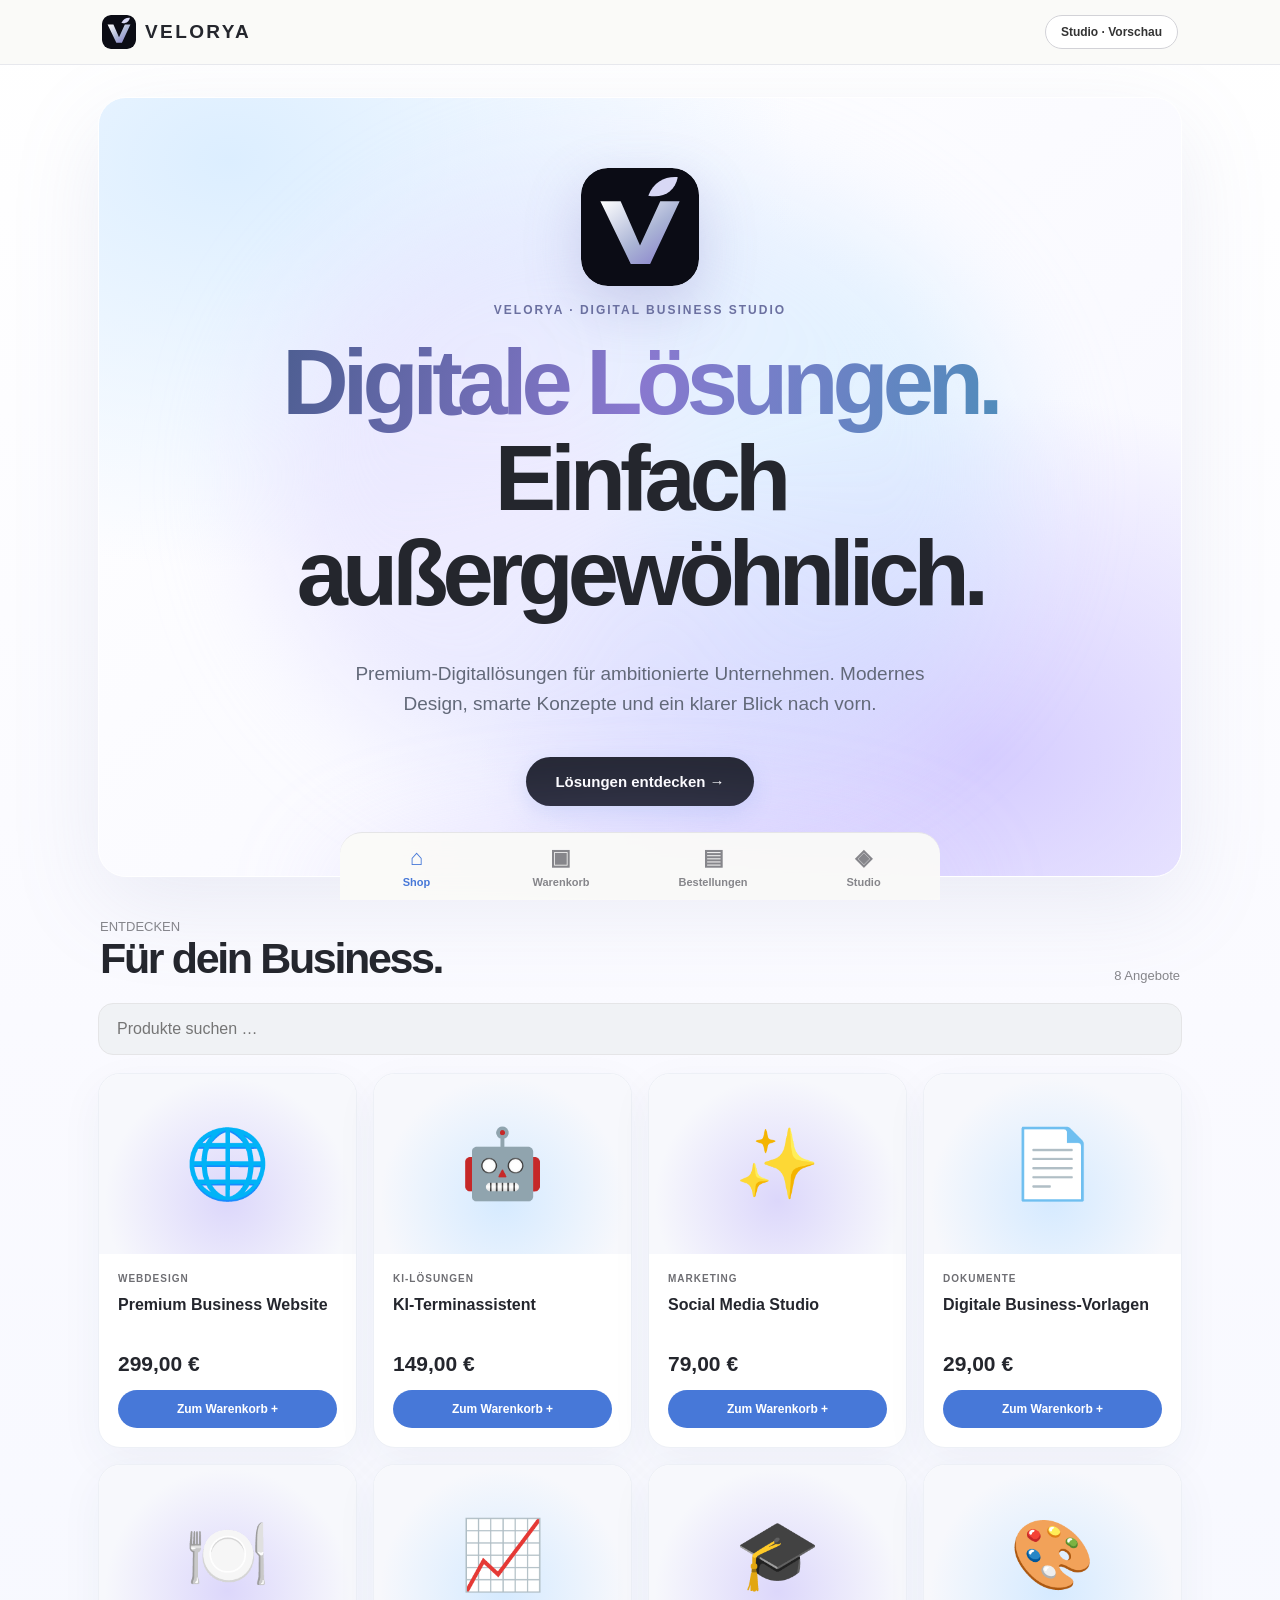
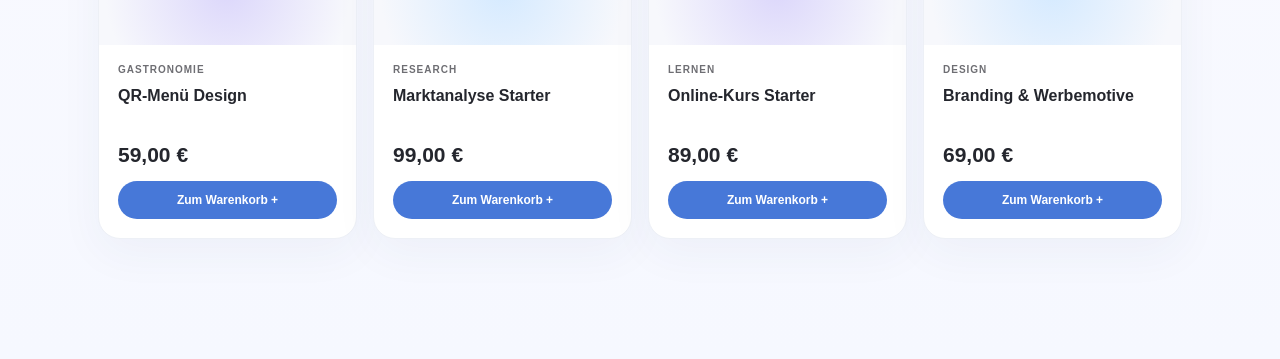
<file: velorya-wow/index.html>
<!doctype html><html lang="de"><head><meta charset="utf-8"><meta name="viewport" content="width=device-width,initial-scale=1,viewport-fit=cover"><meta name="theme-color" content="#ffffff"><title>VELORYA — WOW Edition</title><style>:root{font-family:-apple-system,BlinkMacSystemFont,"SF Pro Display","Segoe UI",sans-serif;color:#1d1d1f;background:#fff}*{box-sizing:border-box}html{scroll-behavior:smooth}body{margin:0;background:#fff}button,input{font:inherit}button{cursor:pointer}header{position:sticky;top:0;background:#ffffffdc;backdrop-filter:saturate(180%) blur(20px);z-index:5;border-bottom:1px solid #0000000b}.top{max-width:1120px;margin:auto;padding:15px 22px;display:flex;align-items:center;justify-content:space-between}.brand{font-weight:750;font-size:19px;letter-spacing:2px}.brand b{color:#1d1d1f}.pill{border:1px solid #d2d2d7;background:#fff;color:#333;border-radius:100px;padding:9px 15px;font-size:12px;font-weight:650}main{max-width:1120px;margin:auto;padding:20px 18px 120px}.hero{position:relative;overflow:hidden;background:radial-gradient(ellipse at 70% 105%,#6655b6 0,#1d244a 30%,transparent 65%),linear-gradient(145deg,#07080f,#11182b);border-radius:28px;color:#fff;padding:60px 30px;margin:12px 0 42px;min-height:390px;display:flex;flex-direction:column;align-items:center;justify-content:center;text-align:center}.hero:after{content:"";position:absolute;width:80%;height:110px;bottom:-85px;border-radius:50%;background:#a49cff;filter:blur(60px);opacity:.55}.eyebrow{font-size:12px;letter-spacing:2px;font-weight:650;color:#b9b8ff}.hero h1{font-size:clamp(41px,7vw,76px);letter-spacing:-3px;line-height:1.05;margin:18px 0;max-width:780px;font-weight:750}.hero h1 em{font-style:normal;color:#e2e4ff}.hero p{color:#c5c8d4;max-width:540px;line-height:1.6;font-size:16px}.cta{background:#f5f5f7;color:#1d1d1f;border:0;padding:14px 24px;border-radius:100px;font-weight:650;width:max-content;margin-top:18px}.section{display:flex;align-items:end;justify-content:space-between;margin:32px 2px 20px}.section h2{font-size:clamp(25px,4vw,36px);letter-spacing:-1.2px;margin:0}.muted{color:#86868b;font-size:13px}.grid{display:grid;grid-template-columns:repeat(2,minmax(0,1fr));gap:16px}.product{background:#f5f5f7;border:1px solid #eeeef0;border-radius:22px;overflow:hidden;transition:transform .2s}.product:hover{transform:translateY(-3px)}.art{height:155px;display:grid;place-items:center;font-size:62px;background:radial-gradient(circle at 50% 90%,#dcdaf7,#f5f5f7 65%)}.product:nth-child(2n) .art{background:radial-gradient(circle at 50% 90%,#d9e9f9,#f5f5f7 65%)}.product .inside{padding:17px}.tag{color:#6e6e73;font-size:10px;font-weight:700;text-transform:uppercase;letter-spacing:1px}.product h3{font-size:16px;line-height:1.35;min-height:44px;margin:10px 0}.price{font-size:21px;font-weight:750;margin:14px 0}.buy{border:0;background:#0071e3;color:white;border-radius:100px;padding:12px;width:100%;font-size:12px;font-weight:650}.nav{position:fixed;bottom:0;left:0;right:0;background:#fffffff0;backdrop-filter:blur(20px);border-top:1px solid #e5e5e7;display:flex;justify-content:space-around;padding:11px 5px calc(11px + env(safe-area-inset-bottom));z-index:10}.nav button{border:0;background:transparent;color:#86868b;display:flex;flex-direction:column;align-items:center;gap:5px;font-size:11px;font-weight:650;min-width:66px}.nav button.active{color:#0071e3}.nav span{font-size:22px}.panel{background:#f5f5f7;border:1px solid #eee;border-radius:22px;padding:21px;margin-bottom:15px}.panel h2{margin:0 0 12px;font-size:22px}.statgrid{display:grid;grid-template-columns:1fr 1fr;gap:12px}.stat{background:#fff;padding:18px;border-radius:17px}.stat strong{display:block;font-size:25px;margin-top:12px}.stat small{color:#86868b}.notice{background:#fff7e8;border:1px solid #f1dda6;padding:15px;border-radius:15px;color:#795817;font-size:13px;line-height:1.6;margin:14px 0}.line{display:flex;justify-content:space-between;align-items:center;gap:10px;border-bottom:1px solid #dedee1;padding:15px 0}.line:last-child{border:0}.search{background:#f5f5f7;color:#1d1d1f;border:1px solid #e5e5e7;padding:16px 18px;border-radius:15px;width:100%;margin:0 0 18px;outline:none}.search:focus{border-color:#0071e3}.empty{text-align:center;color:#86868b;padding:45px 10px}.qty{background:#e5e5ea;padding:8px 12px;border-radius:10px;border:0}.checkout{background:#0071e3;color:#fff;border:0;padding:16px;border-radius:100px;width:100%;font-weight:700}.small{font-size:12px;color:#86868b;line-height:1.6}@media(min-width:700px){.grid{grid-template-columns:repeat(4,1fr)}.art{height:190px}.hero{padding:70px}.nav{max-width:600px;left:50%;transform:translateX(-50%);border-radius:22px 22px 0 0}}
.brand{display:flex;align-items:center;gap:9px;letter-spacing:2.4px}.brand img{border-radius:9px}.hero-mark{width:82px;height:82px;object-fit:contain;border-radius:20px;margin-bottom:17px;box-shadow:0 15px 50px #7665cc55}.hero{min-height:460px}.hero h1{font-weight:700}.product{box-shadow:0 6px 25px #11111108}.product .inside{padding:19px}.buy:hover,.checkout:hover{background:#005bb5}@media(min-width:700px){.hero-mark{width:100px;height:100px}}

/* VELORYA light porcelain palette */
:root{color:#24262d;background:#fafaf8}body{background:#fafaf8}header{background:#fafaf8e8;border-bottom-color:#e7e8ed}.hero{background:radial-gradient(ellipse at 85% 88%,#dcd5f5 0%,transparent 47%),radial-gradient(ellipse at 10% 0%,#e5e9f5,transparent 58%),linear-gradient(135deg,#f8f9fc,#eef1f8);color:#24262d;border:1px solid #e7e9f0;box-shadow:0 14px 45px #4050700c}.hero:after{background:#b5a5eb;opacity:.2}.hero h1 em{color:#4a5c90}.hero p{color:#626979}.eyebrow{color:#6b70a0}.cta{background:#4778d8;color:white;box-shadow:0 8px 22px #4778d822}.product{background:#f0f2f5;border-color:#e9ebf0}.art{background:radial-gradient(circle at 50% 85%,#dcd5f5,#f0f2f5 70%)}.product:nth-child(2n) .art{background:radial-gradient(circle at 50% 85%,#dce8f9,#f0f2f5 70%)}.buy,.checkout{background:#4778d8}.buy:hover,.checkout:hover{background:#3262bf}.search,.panel{background:#f0f2f5}.nav{background:#fafaf8f0}.nav button.active{color:#4778d8}.hero-mark{box-shadow:0 12px 32px #7e8bb522}

/* VELORYA cinematic light experience */
body{background:linear-gradient(180deg,#fff 0%,#fafaff 52%,#f6f8ff 100%)}
.hero{min-height:580px;isolation:isolate;background:radial-gradient(ellipse 65% 65% at 82% 85%,#c6b9ffb0 0%,transparent 72%),radial-gradient(ellipse 70% 70% at 12% 8%,#dceeff 0%,transparent 75%),linear-gradient(140deg,#fff,#f7f7ff);box-shadow:0 28px 90px #8184b122;border:1px solid #fff;position:relative}
.hero:before{content:"";position:absolute;inset:9% 15%;border-radius:50%;background:conic-gradient(from 180deg,#c2caff55,#e6ddff88,#c7e8ff77,#c2caff55);filter:blur(55px);animation:aurora 14s ease-in-out infinite alternate;z-index:-1}
.hero:after{content:"";width:58%;height:140px;bottom:-96px;left:21%;background:#b3a3ff;opacity:.28;filter:blur(58px)}
.hero-mark{width:118px;height:118px;border-radius:27px;box-shadow:0 20px 55px #7776b744;animation:floatMark 6s ease-in-out infinite}
.hero h1{font-size:clamp(44px,8.5vw,92px);letter-spacing:-.065em;line-height:1.04;max-width:900px;animation:riseIn .9s ease both}
.hero h1 em{background:linear-gradient(105deg,#4d5e91,#8978cf,#508cbb);background-clip:text;-webkit-background-clip:text;color:transparent}
.hero p{font-size:clamp(15px,2.2vw,19px);max-width:590px}
.hero .cta{padding:16px 29px;font-size:15px;background:#242733;color:#fff;transition:transform .2s,box-shadow .2s}
.hero .cta:hover{transform:translateY(-3px);box-shadow:0 14px 35px #2225}
.product{background:#fff;border:1px solid #edf0f6;box-shadow:0 14px 45px #3540660c;transition:transform .3s,box-shadow .3s}
.product:hover{transform:translateY(-7px);box-shadow:0 22px 60px #3540661b}
.art{height:180px;background:radial-gradient(circle at 50% 70%,#dcd7fb,#f7f8fc 68%);font-size:68px}
.product:nth-child(2n) .art{background:radial-gradient(circle at 50% 70%,#d5eaff,#f7f8fc 68%)}
.section h2{font-size:clamp(29px,4.5vw,43px);letter-spacing:-.055em}
@keyframes floatMark{0%,100%{transform:translateY(0)}50%{transform:translateY(-12px)}}@keyframes aurora{from{transform:translate(-4%,-3%) scale(.9)}to{transform:translate(5%,4%) scale(1.12)}}@keyframes riseIn{from{opacity:0;transform:translateY(18px)}to{opacity:1;transform:translateY(0)}}
@media(max-width:600px){.hero{min-height:565px;padding:48px 24px}.hero-mark{width:100px;height:100px}.hero h1{font-size:clamp(40px,10vw,59px)}.art{height:150px}}
@media(prefers-reduced-motion:reduce){.hero:before,.hero-mark,.hero h1{animation:none}html{scroll-behavior:auto}}
</style></head><body><div id="app"></div><script>const products=[{id:1,name:'Premium Business Website',cat:'Webdesign',price:299,icon:'🌐',desc:'Modernes Website-Konzept mit mobiloptimiertem Design.'},{id:2,name:'KI-Terminassistent',cat:'KI-Lösungen',price:149,icon:'🤖',desc:'Konzept für einen intelligenten Terminservice.'},{id:3,name:'Social Media Studio',cat:'Marketing',price:79,icon:'✨',desc:'Content-Paket für professionelle Social-Media-Auftritte.'},{id:4,name:'Digitale Business-Vorlagen',cat:'Dokumente',price:29,icon:'📄',desc:'Vorlagen für Geschäftsabläufe und Planung.'},{id:5,name:'QR-Menü Design',cat:'Gastronomie',price:59,icon:'🍽️',desc:'Digitales Menü-Konzept für Restaurants.'},{id:6,name:'Marktanalyse Starter',cat:'Research',price:99,icon:'📈',desc:'Strukturierte Markt- und Wettbewerbsübersicht.'},{id:7,name:'Online-Kurs Starter',cat:'Lernen',price:89,icon:'🎓',desc:'Modulare Lernmaterialien und Kursstruktur.'},{id:8,name:'Branding & Werbemotive',cat:'Design',price:69,icon:'🎨',desc:'Konzeptpaket für visuelle Markenkommunikation.'}];
let page='shop',search='',cart=JSON.parse(localStorage.getItem('bai_cart')||'{}'),demoOrders=JSON.parse(localStorage.getItem('bai_orders')||'[]'),admin=false;const money=n=>n.toLocaleString('de-DE',{style:'currency',currency:'EUR'});const save=()=>{localStorage.setItem('bai_cart',JSON.stringify(cart));localStorage.setItem('bai_orders',JSON.stringify(demoOrders))};const total=()=>products.reduce((s,p)=>s+p.price*(cart[p.id]||0),0);const app=document.getElementById('app');
function render(){let content='';if(page==='shop'){content=`<div class="hero"><img class="hero-mark" src="velorya-mark.svg" alt="VELORYA Markenzeichen"><div class="eyebrow">VELORYA · DIGITAL BUSINESS STUDIO</div><h1><em>Digitale Lösungen.</em><br>Einfach außergewöhnlich.</h1><p>Premium-Digitallösungen für ambitionierte Unternehmen. Modernes Design, smarte Konzepte und ein klarer Blick nach vorn.</p><button class="cta" onclick="document.getElementById('catalog').scrollIntoView({behavior:'smooth'})">Lösungen entdecken →</button></div><div class="section" id="catalog"><div><div class="muted">ENTDECKEN</div><h2>Für dein Business.</h2></div><div class="muted">${products.length} Angebote</div></div><input class="search" placeholder="Produkte suchen …" value="${search.replaceAll('"','&quot;')}" oninput="search=this.value;render()"><div class="grid">${products.filter(p=>(p.name+' '+p.cat).toLowerCase().includes(search.toLowerCase())).map(p=>`<article class="product"><div class="art">${p.icon}</div><div class="inside"><div class="tag">${p.cat}</div><h3>${p.name}</h3><div class="price">${money(p.price)}</div><button class="buy" onclick="add(${p.id})">Zum Warenkorb +</button></div></article>`).join('')}</div>`}else if(page==='cart'){content=`<div class="section"><h2>Warenkorb</h2><span class="muted">Demo</span></div><div class="panel">${Object.entries(cart).filter(([,q])=>q>0).length?products.filter(p=>cart[p.id]>0).map(p=>`<div class="line"><div><strong>${p.icon} ${p.name}</strong><div class="muted">${money(p.price)} pro Stück</div></div><div><button class="qty" onclick="change(${p.id},-1)">−</button> ${cart[p.id]} <button class="qty" onclick="change(${p.id},1)">+</button></div></div>`).join('')+`<div class="line"><strong>Gesamt</strong><strong>${money(total())}</strong></div><div class="notice">Nur Demo-Bestellung. Es erfolgt keine Zahlung, Lieferung oder verbindliche Bestellung.</div><button class="checkout" onclick="order()">Demo-Bestellung simulieren</button>`:'<div class="empty">🛍️<h3>Dein Warenkorb ist leer</h3>Entdecke unsere digitalen Angebote.</div>'}</div>`}else if(page==='orders'){content=`<div class="section"><h2>Bestellungen</h2><span class="muted">Lokal gespeichert</span></div><div class="panel">${demoOrders.length?demoOrders.map(o=>`<div class="line"><div><strong>Demo #${o.id}</strong><div class="muted">${o.date}</div></div><strong>${money(o.total)}</strong></div>`).join(''):'<div class="empty">📦<h3>Noch keine Demo-Bestellungen</h3></div>'}</div>`}else if(page==='admin'){content=`<div class="section"><h2>Business-Zentrale</h2><span class="pill">DEMO</span></div><div class="notice">VELORYA ist derzeit eine öffentliche, lokale Vorschau. Kein sicherer Admin-Login, keine echten Zahlungen, keine Serververbindung. Keine vertraulichen Daten eingeben.</div><div class="panel"><h2>Geschäftsübersicht</h2><div class="statgrid"><div class="stat"><small>Echter Umsatz</small><strong>0,00 €</strong></div><div class="stat"><small>Verfügbarer echter Gewinn</small><strong>0,00 €</strong></div><div class="stat"><small>Einkaufsbudget</small><strong>0,00 €</strong></div><div class="stat"><small>Demo-Bestellungen</small><strong>${demoOrders.length}</strong></div></div></div><div class="panel"><h2>KI-Agenten</h2>${[['Produktentwicklung','Konzept'],['Verkauf','Nicht verbunden'],['Zahlungsprüfung','Nicht verbunden'],['Wiederverkauf','Gesperrt']].map(x=>`<div class="line"><span>${x[0]}</span><strong class="muted">${x[1]}</strong></div>`).join('')}</div><div class="panel"><h2>Einkaufsregeln</h2><p>Produkte dürfen erst nach bestätigtem, tatsächlich verfügbarem Gewinn und nach Prüfung der Wiederverkaufsrechte eingekauft werden.</p><div class="line"><span>Automatischer Einkauf</span><strong>Aus</strong></div><div class="line"><span>Startkapital für Handel</span><strong>0,00 €</strong></div><div class="line"><span>Maximaler Anteil am Gewinn</span><strong>30 % (Planwert)</strong></div></div>`}app.innerHTML=`<header><div class="top"><div class="brand"><img src="velorya-mark.svg" alt="" width="34" height="34"> <span>VELORYA</span></div><button class="pill" onclick="go('admin')">Studio · Vorschau</button></div></header><main>${content}</main><nav class="nav">${[['shop','⌂','Shop'],['cart','▣','Warenkorb'],['orders','▤','Bestellungen'],['admin','◈','Studio']].map(([p,i,l])=>`<button class="${page===p?'active':''}" onclick="go('${p}')"><span>${i}</span>${l}${p==='cart'&&Object.values(cart).some(x=>x>0)?' •':''}</button>`).join('')}</nav>`}
function go(p){page=p;search='';render();scrollTo(0,0)}function add(id){cart[id]=(cart[id]||0)+1;save();go('cart')}function change(id,d){cart[id]=Math.max(0,(cart[id]||0)+d);save();render()}function order(){if(!total())return;demoOrders.unshift({id:Date.now().toString().slice(-6),date:new Date().toLocaleString('de-DE'),total:total()});cart={};save();go('orders');alert('Demo-Bestellung gespeichert. Keine echte Zahlung oder Lieferung.')}render();
</script></body></html>
</file>
<file: style.css>
:root{font-family:-apple-system,BlinkMacSystemFont,"SF Pro Display","Segoe UI",sans-serif;color:#1d1d1f;background:#fff}*{box-sizing:border-box}html{scroll-behavior:smooth}body{margin:0;background:#fff}button,input{font:inherit}button{cursor:pointer}header{position:sticky;top:0;background:#ffffffdc;backdrop-filter:saturate(180%) blur(20px);z-index:5;border-bottom:1px solid #0000000b}.top{max-width:1120px;margin:auto;padding:15px 22px;display:flex;align-items:center;justify-content:space-between}.brand{font-weight:750;font-size:19px;letter-spacing:2px}.brand b{color:#1d1d1f}.pill{border:1px solid #d2d2d7;background:#fff;color:#333;border-radius:100px;padding:9px 15px;font-size:12px;font-weight:650}main{max-width:1120px;margin:auto;padding:20px 18px 120px}.hero{position:relative;overflow:hidden;background:radial-gradient(ellipse at 70% 105%,#6655b6 0,#1d244a 30%,transparent 65%),linear-gradient(145deg,#07080f,#11182b);border-radius:28px;color:#fff;padding:60px 30px;margin:12px 0 42px;min-height:390px;display:flex;flex-direction:column;align-items:center;justify-content:center;text-align:center}.hero:after{content:"";position:absolute;width:80%;height:110px;bottom:-85px;border-radius:50%;background:#a49cff;filter:blur(60px);opacity:.55}.eyebrow{font-size:12px;letter-spacing:2px;font-weight:650;color:#b9b8ff}.hero h1{font-size:clamp(41px,7vw,76px);letter-spacing:-3px;line-height:1.05;margin:18px 0;max-width:780px;font-weight:750}.hero h1 em{font-style:normal;color:#e2e4ff}.hero p{color:#c5c8d4;max-width:540px;line-height:1.6;font-size:16px}.cta{background:#f5f5f7;color:#1d1d1f;border:0;padding:14px 24px;border-radius:100px;font-weight:650;width:max-content;margin-top:18px}.section{display:flex;align-items:end;justify-content:space-between;margin:32px 2px 20px}.section h2{font-size:clamp(25px,4vw,36px);letter-spacing:-1.2px;margin:0}.muted{color:#86868b;font-size:13px}.grid{display:grid;grid-template-columns:repeat(2,minmax(0,1fr));gap:16px}.product{background:#f5f5f7;border:1px solid #eeeef0;border-radius:22px;overflow:hidden;transition:transform .2s}.product:hover{transform:translateY(-3px)}.art{height:155px;display:grid;place-items:center;font-size:62px;background:radial-gradient(circle at 50% 90%,#dcdaf7,#f5f5f7 65%)}.product:nth-child(2n) .art{background:radial-gradient(circle at 50% 90%,#d9e9f9,#f5f5f7 65%)}.product .inside{padding:17px}.tag{color:#6e6e73;font-size:10px;font-weight:700;text-transform:uppercase;letter-spacing:1px}.product h3{font-size:16px;line-height:1.35;min-height:44px;margin:10px 0}.price{font-size:21px;font-weight:750;margin:14px 0}.buy{border:0;background:#0071e3;color:white;border-radius:100px;padding:12px;width:100%;font-size:12px;font-weight:650}.nav{position:fixed;bottom:0;left:0;right:0;background:#fffffff0;backdrop-filter:blur(20px);border-top:1px solid #e5e5e7;display:flex;justify-content:space-around;padding:11px 5px calc(11px + env(safe-area-inset-bottom));z-index:10}.nav button{border:0;background:transparent;color:#86868b;display:flex;flex-direction:column;align-items:center;gap:5px;font-size:11px;font-weight:650;min-width:66px}.nav button.active{color:#0071e3}.nav span{font-size:22px}.panel{background:#f5f5f7;border:1px solid #eee;border-radius:22px;padding:21px;margin-bottom:15px}.panel h2{margin:0 0 12px;font-size:22px}.statgrid{display:grid;grid-template-columns:1fr 1fr;gap:12px}.stat{background:#fff;padding:18px;border-radius:17px}.stat strong{display:block;font-size:25px;margin-top:12px}.stat small{color:#86868b}.notice{background:#fff7e8;border:1px solid #f1dda6;padding:15px;border-radius:15px;color:#795817;font-size:13px;line-height:1.6;margin:14px 0}.line{display:flex;justify-content:space-between;align-items:center;gap:10px;border-bottom:1px solid #dedee1;padding:15px 0}.line:last-child{border:0}.search{background:#f5f5f7;color:#1d1d1f;border:1px solid #e5e5e7;padding:16px 18px;border-radius:15px;width:100%;margin:0 0 18px;outline:none}.search:focus{border-color:#0071e3}.empty{text-align:center;color:#86868b;padding:45px 10px}.qty{background:#e5e5ea;padding:8px 12px;border-radius:10px;border:0}.checkout{background:#0071e3;color:#fff;border:0;padding:16px;border-radius:100px;width:100%;font-weight:700}.small{font-size:12px;color:#86868b;line-height:1.6}@media(min-width:700px){.grid{grid-template-columns:repeat(4,1fr)}.art{height:190px}.hero{padding:70px}.nav{max-width:600px;left:50%;transform:translateX(-50%);border-radius:22px 22px 0 0}}
.brand{display:flex;align-items:center;gap:9px;letter-spacing:2.4px}.brand img{border-radius:9px}.hero-mark{width:82px;height:82px;object-fit:contain;border-radius:20px;margin-bottom:17px;box-shadow:0 15px 50px #7665cc55}.hero{min-height:460px}.hero h1{font-weight:700}.product{box-shadow:0 6px 25px #11111108}.product .inside{padding:19px}.buy:hover,.checkout:hover{background:#005bb5}@media(min-width:700px){.hero-mark{width:100px;height:100px}}
</file>
<file: preview/style.css>
:root{font-family:-apple-system,BlinkMacSystemFont,"SF Pro Display","Segoe UI",sans-serif;color:#1d1d1f;background:#fff}*{box-sizing:border-box}html{scroll-behavior:smooth}body{margin:0;background:#fff}button,input{font:inherit}button{cursor:pointer}header{position:sticky;top:0;background:#ffffffdc;backdrop-filter:saturate(180%) blur(20px);z-index:5;border-bottom:1px solid #0000000b}.top{max-width:1120px;margin:auto;padding:15px 22px;display:flex;align-items:center;justify-content:space-between}.brand{font-weight:750;font-size:19px;letter-spacing:2px}.brand b{color:#1d1d1f}.pill{border:1px solid #d2d2d7;background:#fff;color:#333;border-radius:100px;padding:9px 15px;font-size:12px;font-weight:650}main{max-width:1120px;margin:auto;padding:20px 18px 120px}.hero{position:relative;overflow:hidden;background:radial-gradient(ellipse at 70% 105%,#6655b6 0,#1d244a 30%,transparent 65%),linear-gradient(145deg,#07080f,#11182b);border-radius:28px;color:#fff;padding:60px 30px;margin:12px 0 42px;min-height:390px;display:flex;flex-direction:column;align-items:center;justify-content:center;text-align:center}.hero:after{content:"";position:absolute;width:80%;height:110px;bottom:-85px;border-radius:50%;background:#a49cff;filter:blur(60px);opacity:.55}.eyebrow{font-size:12px;letter-spacing:2px;font-weight:650;color:#b9b8ff}.hero h1{font-size:clamp(41px,7vw,76px);letter-spacing:-3px;line-height:1.05;margin:18px 0;max-width:780px;font-weight:750}.hero h1 em{font-style:normal;color:#e2e4ff}.hero p{color:#c5c8d4;max-width:540px;line-height:1.6;font-size:16px}.cta{background:#f5f5f7;color:#1d1d1f;border:0;padding:14px 24px;border-radius:100px;font-weight:650;width:max-content;margin-top:18px}.section{display:flex;align-items:end;justify-content:space-between;margin:32px 2px 20px}.section h2{font-size:clamp(25px,4vw,36px);letter-spacing:-1.2px;margin:0}.muted{color:#86868b;font-size:13px}.grid{display:grid;grid-template-columns:repeat(2,minmax(0,1fr));gap:16px}.product{background:#f5f5f7;border:1px solid #eeeef0;border-radius:22px;overflow:hidden;transition:transform .2s}.product:hover{transform:translateY(-3px)}.art{height:155px;display:grid;place-items:center;font-size:62px;background:radial-gradient(circle at 50% 90%,#dcdaf7,#f5f5f7 65%)}.product:nth-child(2n) .art{background:radial-gradient(circle at 50% 90%,#d9e9f9,#f5f5f7 65%)}.product .inside{padding:17px}.tag{color:#6e6e73;font-size:10px;font-weight:700;text-transform:uppercase;letter-spacing:1px}.product h3{font-size:16px;line-height:1.35;min-height:44px;margin:10px 0}.price{font-size:21px;font-weight:750;margin:14px 0}.buy{border:0;background:#0071e3;color:white;border-radius:100px;padding:12px;width:100%;font-size:12px;font-weight:650}.nav{position:fixed;bottom:0;left:0;right:0;background:#fffffff0;backdrop-filter:blur(20px);border-top:1px solid #e5e5e7;display:flex;justify-content:space-around;padding:11px 5px calc(11px + env(safe-area-inset-bottom));z-index:10}.nav button{border:0;background:transparent;color:#86868b;display:flex;flex-direction:column;align-items:center;gap:5px;font-size:11px;font-weight:650;min-width:66px}.nav button.active{color:#0071e3}.nav span{font-size:22px}.panel{background:#f5f5f7;border:1px solid #eee;border-radius:22px;padding:21px;margin-bottom:15px}.panel h2{margin:0 0 12px;font-size:22px}.statgrid{display:grid;grid-template-columns:1fr 1fr;gap:12px}.stat{background:#fff;padding:18px;border-radius:17px}.stat strong{display:block;font-size:25px;margin-top:12px}.stat small{color:#86868b}.notice{background:#fff7e8;border:1px solid #f1dda6;padding:15px;border-radius:15px;color:#795817;font-size:13px;line-height:1.6;margin:14px 0}.line{display:flex;justify-content:space-between;align-items:center;gap:10px;border-bottom:1px solid #dedee1;padding:15px 0}.line:last-child{border:0}.search{background:#f5f5f7;color:#1d1d1f;border:1px solid #e5e5e7;padding:16px 18px;border-radius:15px;width:100%;margin:0 0 18px;outline:none}.search:focus{border-color:#0071e3}.empty{text-align:center;color:#86868b;padding:45px 10px}.qty{background:#e5e5ea;padding:8px 12px;border-radius:10px;border:0}.checkout{background:#0071e3;color:#fff;border:0;padding:16px;border-radius:100px;width:100%;font-weight:700}.small{font-size:12px;color:#86868b;line-height:1.6}@media(min-width:700px){.grid{grid-template-columns:repeat(4,1fr)}.art{height:190px}.hero{padding:70px}.nav{max-width:600px;left:50%;transform:translateX(-50%);border-radius:22px 22px 0 0}}
.brand{display:flex;align-items:center;gap:9px;letter-spacing:2.4px}.brand img{border-radius:9px}.hero-mark{width:82px;height:82px;object-fit:contain;border-radius:20px;margin-bottom:17px;box-shadow:0 15px 50px #7665cc55}.hero{min-height:460px}.hero h1{font-weight:700}.product{box-shadow:0 6px 25px #11111108}.product .inside{padding:19px}.buy:hover,.checkout:hover{background:#005bb5}@media(min-width:700px){.hero-mark{width:100px;height:100px}}

/* VELORYA light porcelain palette */
:root{color:#24262d;background:#fafaf8}body{background:#fafaf8}header{background:#fafaf8e8;border-bottom-color:#e7e8ed}.hero{background:radial-gradient(ellipse at 85% 88%,#dcd5f5 0%,transparent 47%),radial-gradient(ellipse at 10% 0%,#e5e9f5,transparent 58%),linear-gradient(135deg,#f8f9fc,#eef1f8);color:#24262d;border:1px solid #e7e9f0;box-shadow:0 14px 45px #4050700c}.hero:after{background:#b5a5eb;opacity:.2}.hero h1 em{color:#4a5c90}.hero p{color:#626979}.eyebrow{color:#6b70a0}.cta{background:#4778d8;color:white;box-shadow:0 8px 22px #4778d822}.product{background:#f0f2f5;border-color:#e9ebf0}.art{background:radial-gradient(circle at 50% 85%,#dcd5f5,#f0f2f5 70%)}.product:nth-child(2n) .art{background:radial-gradient(circle at 50% 85%,#dce8f9,#f0f2f5 70%)}.buy,.checkout{background:#4778d8}.buy:hover,.checkout:hover{background:#3262bf}.search,.panel{background:#f0f2f5}.nav{background:#fafaf8f0}.nav button.active{color:#4778d8}.hero-mark{box-shadow:0 12px 32px #7e8bb522}

/* VELORYA cinematic light experience */
body{background:linear-gradient(180deg,#fff 0%,#fafaff 52%,#f6f8ff 100%)}
.hero{min-height:580px;isolation:isolate;background:radial-gradient(ellipse 65% 65% at 82% 85%,#c6b9ffb0 0%,transparent 72%),radial-gradient(ellipse 70% 70% at 12% 8%,#dceeff 0%,transparent 75%),linear-gradient(140deg,#fff,#f7f7ff);box-shadow:0 28px 90px #8184b122;border:1px solid #fff;position:relative}
.hero:before{content:"";position:absolute;inset:9% 15%;border-radius:50%;background:conic-gradient(from 180deg,#c2caff55,#e6ddff88,#c7e8ff77,#c2caff55);filter:blur(55px);animation:aurora 14s ease-in-out infinite alternate;z-index:-1}
.hero:after{content:"";width:58%;height:140px;bottom:-96px;left:21%;background:#b3a3ff;opacity:.28;filter:blur(58px)}
.hero-mark{width:118px;height:118px;border-radius:27px;box-shadow:0 20px 55px #7776b744;animation:floatMark 6s ease-in-out infinite}
.hero h1{font-size:clamp(44px,8.5vw,92px);letter-spacing:-.065em;line-height:1.04;max-width:900px;animation:riseIn .9s ease both}
.hero h1 em{background:linear-gradient(105deg,#4d5e91,#8978cf,#508cbb);background-clip:text;-webkit-background-clip:text;color:transparent}
.hero p{font-size:clamp(15px,2.2vw,19px);max-width:590px}
.hero .cta{padding:16px 29px;font-size:15px;background:#242733;color:#fff;transition:transform .2s,box-shadow .2s}
.hero .cta:hover{transform:translateY(-3px);box-shadow:0 14px 35px #2225}
.product{background:#fff;border:1px solid #edf0f6;box-shadow:0 14px 45px #3540660c;transition:transform .3s,box-shadow .3s}
.product:hover{transform:translateY(-7px);box-shadow:0 22px 60px #3540661b}
.art{height:180px;background:radial-gradient(circle at 50% 70%,#dcd7fb,#f7f8fc 68%);font-size:68px}
.product:nth-child(2n) .art{background:radial-gradient(circle at 50% 70%,#d5eaff,#f7f8fc 68%)}
.section h2{font-size:clamp(29px,4.5vw,43px);letter-spacing:-.055em}
@keyframes floatMark{0%,100%{transform:translateY(0)}50%{transform:translateY(-12px)}}@keyframes aurora{from{transform:translate(-4%,-3%) scale(.9)}to{transform:translate(5%,4%) scale(1.12)}}@keyframes riseIn{from{opacity:0;transform:translateY(18px)}to{opacity:1;transform:translateY(0)}}
@media(max-width:600px){.hero{min-height:565px;padding:48px 24px}.hero-mark{width:100px;height:100px}.hero h1{font-size:clamp(40px,10vw,59px)}.art{height:150px}}
@media(prefers-reduced-motion:reduce){.hero:before,.hero-mark,.hero h1{animation:none}html{scroll-behavior:auto}}

/* Floating iOS-inspired bottom navigation */
.nav{position:fixed;bottom:calc(13px + env(safe-area-inset-bottom));left:14px;right:14px;width:auto;max-width:560px;margin:auto;transform:none;padding:7px;display:grid;grid-template-columns:repeat(4,minmax(0,1fr));gap:4px;background:#ffffffef;border:1px solid #e8e8f2;border-radius:25px;box-shadow:0 12px 45px #26214b24;backdrop-filter:blur(22px) saturate(180%);-webkit-backdrop-filter:blur(22px) saturate(180%)}.nav button{position:relative;min-width:0;padding:10px 3px 9px;border-radius:19px;gap:5px;color:#6c7181;font-size:10px;line-height:1.2;font-weight:600;transition:background .2s,color .2s,transform .2s}.nav button.active{background:linear-gradient(135deg,#7662df,#a17cf5);color:#fff;box-shadow:0 5px 15px #7b63da30}.nav button:active{transform:scale(.96)}.nav-icon{position:relative;display:flex;align-items:center;justify-content:center;width:24px;height:24px;font-size:inherit}.nav-icon svg{display:block;width:23px;height:23px;fill:none;stroke:currentColor;stroke-width:1.8;stroke-linecap:round;stroke-linejoin:round}.nav-label{font-size:10px}.nav-dot{position:absolute;top:-4px;right:-6px;width:8px;height:8px;border-radius:50%;background:#8065ea;border:2px solid white}.nav button.active .nav-dot{background:#fff;border-color:#8268e7}main{padding-bottom:140px}@media(min-width:700px){.nav{left:50%;right:auto;width:min(560px,calc(100% - 28px));transform:translateX(-50%);border-radius:25px}}

/* Product gallery redesign */
.grid{gap:17px}.product{overflow:hidden;background:#fff;border:1px solid #e9eaf4;border-radius:25px;box-shadow:0 14px 35px #5e628515}.art{height:184px;display:flex;align-items:center;justify-content:center;background:radial-gradient(ellipse at 60% 70%,#ded7ff 0%,#f4f4ff 55%,#f9faff 100%)}.product:nth-child(2n) .art{background:radial-gradient(ellipse at 60% 70%,#d8eaff 0%,#f3f6ff 60%,#fbfcff 100%)}.art svg{display:block;width:100%;height:100%;max-width:260px;filter:drop-shadow(0 12px 11px #5d60972a);transition:transform .35s ease}.product:hover .art svg{transform:translateY(-5px) scale(1.035)}.product .inside{padding:19px}.product .tag{font-size:10px;color:#6d5bca;font-weight:750;letter-spacing:.8px}.product h3{font-size:16px;line-height:1.35;min-height:46px;letter-spacing:-.3px}.product .price{font-size:21px;margin:14px 0}.product .buy{background:linear-gradient(110deg,#6250d9,#9270ef);border-radius:13px;font-size:12px;padding:13px;display:flex;align-items:center;justify-content:space-between}.product .buy:hover{background:linear-gradient(110deg,#5240c7,#805be2)}@media(max-width:420px){.grid{gap:12px}.art{height:148px}.product .inside{padding:14px}.product h3{font-size:14px;min-height:42px}.product .price{font-size:19px}}

/* Clean discovery layout */
.hero{min-height:470px}.hero h1{max-width:760px}.hero p{max-width:470px}.section{margin-top:40px}.catalog-tools{margin:0 0 22px}.search{display:block;margin-bottom:13px;background:#fff;border:1px solid #e2e6ee;box-shadow:0 5px 20px #33446608}.filters{display:flex;align-items:center;gap:8px;overflow-x:auto;scrollbar-width:none;padding:2px 0 8px}.filters::-webkit-scrollbar{display:none}.filter{flex:0 0 auto;border:1px solid #e2e5ee;border-radius:100px;background:#fff;color:#555e70;padding:10px 15px;font-size:12px;font-weight:650}.filter.selected{background:#24283c;color:#fff;border-color:#24283c}.product .inside{display:flex;flex-direction:column;min-height:190px}.product .price{margin-top:auto}.product .buy{margin-top:8px}.grid{align-items:stretch}#catalog{scroll-margin-top:95px}@media(max-width:600px){.hero{min-height:425px;padding:40px 22px}.hero h1{font-size:clamp(37px,9vw,53px)}.hero-mark{width:77px;height:77px}.section h2{font-size:28px}.product .inside{min-height:187px}}

/* iPhone navigation legibility hotfix: override legacy .nav span selector */
.nav{box-sizing:border-box;grid-template-columns:repeat(4,minmax(0,1fr));gap:2px;overflow:visible}
.nav button{width:100%;min-width:0;max-width:100%;padding:10px 1px 9px;overflow:hidden;white-space:nowrap;justify-content:center;align-items:center}
.nav .nav-label,.nav button .nav-label{display:block;width:100%;font-size:clamp(9px,2.5vw,12px)!important;line-height:1.25;font-weight:650;text-align:center;letter-spacing:-.025em;white-space:nowrap;overflow:hidden;text-overflow:clip}
.nav .nav-icon,.nav button .nav-icon{display:flex;align-items:center;justify-content:center;width:25px;height:25px;font-size:inherit!important;flex-shrink:0}
.nav .nav-icon svg{width:22px;height:22px;flex-shrink:0}
@media(max-width:380px){.nav{left:10px;right:10px;padding:6px;gap:1px}.nav .nav-label{font-size:9px!important}}

/* Product detail experience */
.product-open,.product-title{display:block;width:100%;padding:0;border:0;background:transparent;color:inherit;text-align:left;cursor:pointer}.product-open .art{width:100%}.product-title h3{margin:10px 0}.product-open:focus-visible,.product-title:focus-visible,.detail-back:focus-visible{outline:3px solid #7562e5;outline-offset:3px}.detail-wrap{max-width:1050px;margin:20px auto 0}.detail-back{border:0;background:transparent;color:#6554c4;font-size:14px;font-weight:700;padding:12px 0 24px}.detail-layout{display:grid;grid-template-columns:minmax(0,1fr) minmax(0,1fr);gap:32px;align-items:center}.detail-art{display:grid;place-items:center;min-height:340px;background:radial-gradient(circle at 50% 60%,#ded9ff,#f7f8fd 70%);border-radius:28px}.detail-art svg{width:min(100%,420px);height:auto;filter:drop-shadow(0 18px 20px #7775ac30)}.detail-body h1{font-size:clamp(31px,5vw,54px);letter-spacing:-.045em;line-height:1.12;margin:13px 0 20px}.detail-lead{font-size:16px;line-height:1.75;color:#5d6473}.detail-price{font-size:32px;font-weight:800;letter-spacing:-1px;margin:22px 0}.detail-body .checkout{max-width:360px}.detail-info{margin-top:30px;padding:28px;background:#f7f8fc;border:1px solid #e9eaf3;border-radius:25px}.detail-info h2{font-size:21px;margin:0 0 14px}.detail-info h2:not(:first-child){margin-top:28px}.detail-info ul{padding-left:22px;line-height:2;color:#434b5d}.detail-info p{line-height:1.7;color:#555e6c}@media(max-width:650px){.detail-layout{grid-template-columns:1fr;gap:20px}.detail-art{min-height:250px}.detail-art svg{max-width:330px}.detail-body h1{font-size:33px}.detail-info{padding:20px}}

/* Expanded product guides */
.detail-section{padding:22px 0;border-bottom:1px solid #e1e4ee}.detail-section:first-child{padding-top:0}.detail-section:last-of-type{border-bottom:0}.detail-section h2{font-size:clamp(19px,3vw,23px);letter-spacing:-.025em;margin:0 0 12px}.detail-section p{max-width:760px;margin:0;line-height:1.8;color:#515a6c}.detail-section ul,.detail-section ol{margin:0;padding-left:23px;max-width:820px;color:#4e5668;line-height:1.75}.detail-section li{padding:4px 0 4px 5px}.detail-info .notice{margin-top:22px}@media(max-width:650px){.detail-section{padding:19px 0}.detail-section h2{font-size:19px}}
</file>
